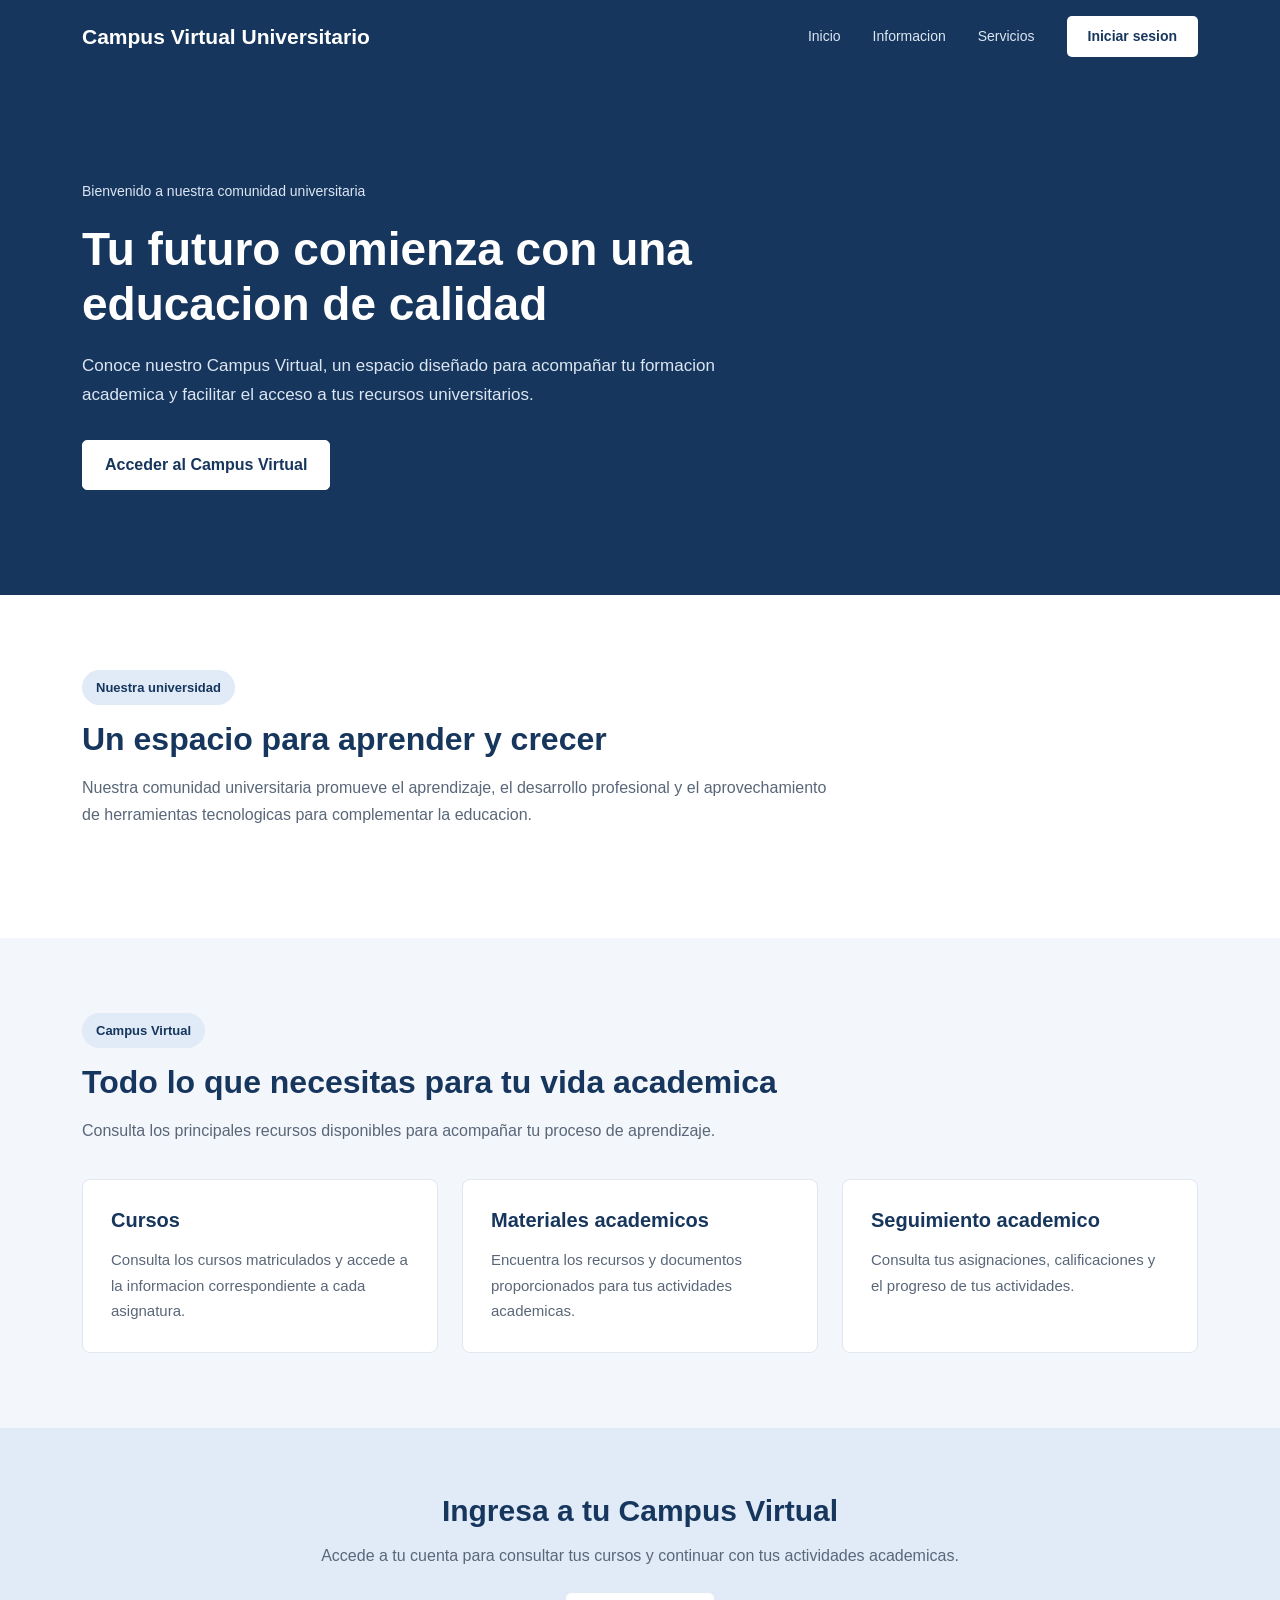
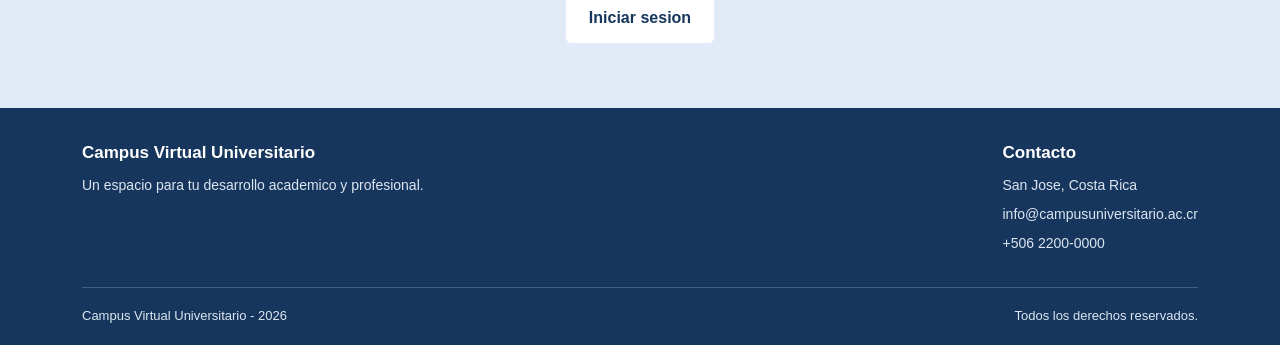
<file: index.html>
<!DOCTYPE html>
<html lang="es">

<head>
    <meta charset="UTF-8">
    <meta name="viewport" content="width=device-width, initial-scale=1.0">
    <title>Campus Virtual Universitario</title>

    <!-- Bootstrap y Bootstrap Icons -->
    <link href="https://cdn.jsdelivr.net/npm/bootstrap@5.3.8/dist/css/bootstrap.min.css" rel="stylesheet">
    <link rel="stylesheet" href="https://cdn.jsdelivr.net/npm/bootstrap-icons@1.13.1/font/bootstrap-icons.min.css">

    <!-- CSS -->
    <link rel="stylesheet" href="./css/estilos.css">
</head>

<body class="pagina-inicio">

    <!-- Barra de navegacion -->
    <nav class="navbar navbar-expand-lg navbar-dark barra-navegacion">
        <div class="container">

            <a class="navbar-brand" href="index.html">
                Campus Virtual Universitario
            </a>

            <button class="navbar-toggler" type="button" data-bs-toggle="collapse" data-bs-target="#menuNavegacion"
                aria-controls="menuNavegacion" aria-expanded="false" aria-label="Abrir menu">
                <span class="navbar-toggler-icon"></span>
            </button>

            <div class="collapse navbar-collapse" id="menuNavegacion">

                <ul class="navbar-nav ms-auto align-items-lg-center">

                    <li class="nav-item">
                        <a class="nav-link" href="#inicio">Inicio</a>
                    </li>

                    <li class="nav-item">
                        <a class="nav-link" href="#informacion">Informacion</a>
                    </li>

                    <li class="nav-item">
                        <a class="nav-link" href="#servicios">Servicios</a>
                    </li>

                    <li class="nav-item ms-lg-3">
                        <a class="btn btn-acceso" href="login.html">
                            Iniciar sesion
                        </a>
                    </li>

                </ul>

            </div>

        </div>
    </nav>

    <main>

        <!-- Portada principal -->
        <section id="inicio" class="portada">

            <div class="container">

                <div class="contenido-portada">

                    <span class="etiqueta-portada">
                        Bienvenido a nuestra comunidad universitaria
                    </span>

                    <h1>Tu futuro comienza con una educacion de calidad</h1>

                    <p>
                        Conoce nuestro Campus Virtual, un espacio diseñado
                        para acompañar tu formacion academica y facilitar
                        el acceso a tus recursos universitarios.
                    </p>

                    <a href="login.html" class="btn btn-portada">
                        Acceder al Campus Virtual
                    </a>

                </div>

            </div>

        </section>

        <!-- Informacion general -->
        <section id="informacion" class="seccion-informacion">

            <div class="container">

                <div class="encabezado-seccion">

                    <span class="etiqueta">Nuestra universidad</span>

                    <h2>Un espacio para aprender y crecer</h2>

                    <p>
                        Nuestra comunidad universitaria promueve el aprendizaje,
                        el desarrollo profesional y el aprovechamiento de
                        herramientas tecnologicas para complementar la educacion.
                    </p>

                </div>

            </div>

        </section>

        <!-- Servicios del campus -->
        <section id="servicios" class="seccion-servicios">

            <div class="container">

                <div class="encabezado-seccion">

                    <span class="etiqueta">Campus Virtual</span>

                    <h2>Todo lo que necesitas para tu vida academica</h2>

                    <p>
                        Consulta los principales recursos disponibles
                        para acompañar tu proceso de aprendizaje.
                    </p>

                </div>

                <div class="row g-4">

                    <div class="col-md-4">

                        <div class="tarjeta-servicio">
                            <h3>Cursos</h3>

                            <p>
                                Consulta los cursos matriculados y accede
                                a la informacion correspondiente a cada asignatura.
                            </p>
                        </div>

                    </div>

                    <div class="col-md-4">

                        <div class="tarjeta-servicio">
                            <h3>Materiales academicos</h3>

                            <p>
                                Encuentra los recursos y documentos
                                proporcionados para tus actividades academicas.
                            </p>
                        </div>

                    </div>

                    <div class="col-md-4">

                        <div class="tarjeta-servicio">
                            <h3>Seguimiento academico</h3>

                            <p>
                                Consulta tus asignaciones, calificaciones
                                y el progreso de tus actividades.
                            </p>
                        </div>

                    </div>

                </div>

            </div>

        </section>

        <!-- Acceso al sistema -->
        <section class="seccion-acceso">

            <div class="container text-center">

                <h2>Ingresa a tu Campus Virtual</h2>

                <p>
                    Accede a tu cuenta para consultar tus cursos
                    y continuar con tus actividades academicas.
                </p>

                <a href="login.html" class="btn btn-portada">
                    Iniciar sesion
                </a>

            </div>

        </section>

    </main>

    <!-- Footer -->
    <footer id="contacto">

        <div class="container">

            <div class="footer-contenido">

                <div>
                    <h3>Campus Virtual Universitario</h3>
                    <p>Un espacio para tu desarrollo academico y profesional.</p>
                </div>

                <div>
                    <h4>Contacto</h4>
                    <p>San Jose, Costa Rica</p>
                    <p>info@campusuniversitario.ac.cr</p>
                    <p>+506 2200-0000</p>
                </div>

            </div>

            <div class="footer-inferior">
                <p>Campus Virtual Universitario - 2026</p>
                <p>Todos los derechos reservados.</p>
            </div>

        </div>

    </footer>

    <!-- Bootstrap JS -->
    <script src="https://cdn.jsdelivr.net/npm/bootstrap@5.3.8/dist/js/bootstrap.bundle.min.js"></script>

</body>

</html>
</file>
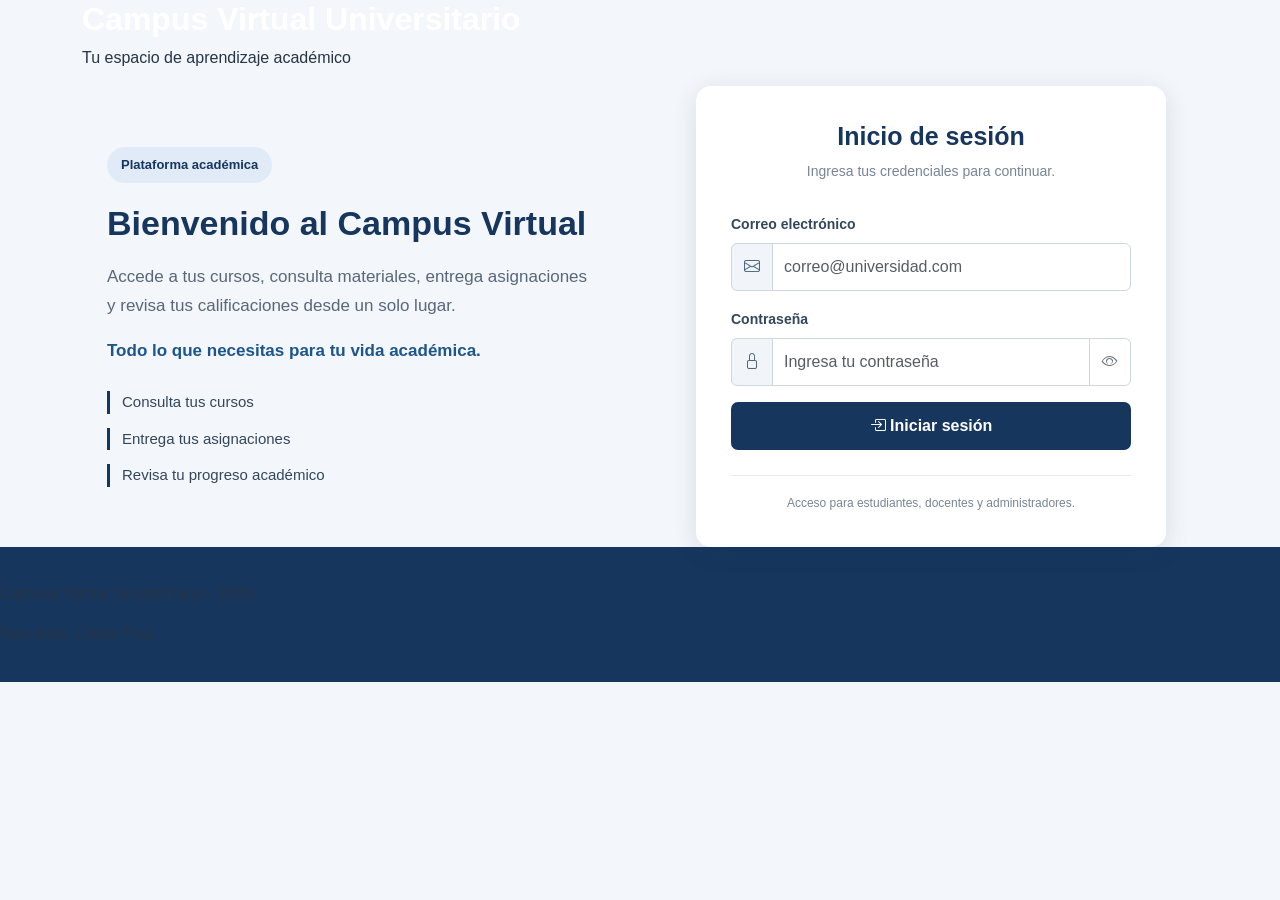
<file: HTML/index.html>
<!DOCTYPE html>
<html lang="es">

<head>
    <meta charset="UTF-8">
    <meta name="viewport" content="width=device-width, initial-scale=1.0">

    <title>Campus Virtual Universitario</title>

    <!-- Bootstrap y Bootstrap Icons -->
    <link
        href="https://cdn.jsdelivr.net/npm/bootstrap@5.3.8/dist/css/bootstrap.min.css"
        rel="stylesheet">

    <link
        href="https://cdn.jsdelivr.net/npm/bootstrap-icons@1.13.1/font/bootstrap-icons.min.css"
        rel="stylesheet">

    <!-- Estilos del inicio de sesión -->
    <link rel="stylesheet" href="../css/estilos.css">
</head>

<body>

    <!-- Encabezado -->
    <header>
        <div class="container">
            <h1 id="titulo">Campus Virtual Universitario</h1>
            <p>Tu espacio de aprendizaje académico</p>
        </div>
    </header>

    <main>

        <section id="inicio">

            <div class="container">

                <div class="row align-items-center g-5">

                    <!-- Información del campus -->
                    <div class="col-md-6">

                        <div class="informacion-campus">

                            <span class="etiqueta">
                                Plataforma académica
                            </span>

                            <h2>Bienvenido al Campus Virtual</h2>

                            <p>
                                Accede a tus cursos, consulta materiales,
                                entrega asignaciones y revisa tus calificaciones
                                desde un solo lugar.
                            </p>

                            <p class="destacado">
                                Todo lo que necesitas para tu vida académica.
                            </p>

                            <div class="caracteristicas">

                                <div class="caracteristica">
                                    <span>Consulta tus cursos</span>
                                </div>

                                <div class="caracteristica">
                                    <span>Entrega tus asignaciones</span>
                                </div>

                                <div class="caracteristica">
                                    <span>Revisa tu progreso académico</span>
                                </div>

                            </div>

                        </div>

                    </div>

                    <!-- Formulario de inicio de sesión -->
                    <div class="col-md-6">

                        <div class="card tarjeta-login">

                            <div class="card-body">

                                <h3 class="card-title text-center">
                                    Inicio de sesión
                                </h3>

                                <p class="texto-login text-center">
                                    Ingresa tus credenciales para continuar.
                                </p>

                                <form id="formLogin">

                                    <!-- Correo electrónico -->
                                    <div class="mb-3">

                                        <label
                                            for="correoLogin"
                                            class="form-label">
                                            Correo electrónico
                                        </label>

                                        <div class="input-group">

                                            <span class="input-group-text">
                                                <i
                                                    class="bi bi-envelope"
                                                    aria-hidden="true">
                                                </i>
                                            </span>

                                            <input
                                                type="email"
                                                class="form-control"
                                                id="correoLogin"
                                                name="correoLogin"
                                                placeholder="correo@universidad.com"
                                                autocomplete="username"
                                                required>

                                        </div>

                                    </div>

                                    <!-- Contraseña -->
                                    <div class="mb-3">

                                        <label
                                            for="passwordLogin"
                                            class="form-label">
                                            Contraseña
                                        </label>

                                        <div class="input-group">

                                            <span class="input-group-text">
                                                <i
                                                    class="bi bi-lock"
                                                    aria-hidden="true">
                                                </i>
                                            </span>

                                            <input
                                                type="password"
                                                class="form-control"
                                                id="passwordLogin"
                                                name="passwordLogin"
                                                placeholder="Ingresa tu contraseña"
                                                autocomplete="current-password"
                                                required>

                                            <button
                                                type="button"
                                                class="btn btn-outline-secondary"
                                                id="btnMostrarPassword"
                                                aria-label="Mostrar contraseña"
                                                aria-controls="passwordLogin">

                                                <i
                                                    class="bi bi-eye"
                                                    aria-hidden="true">
                                                </i>

                                            </button>

                                        </div>

                                    </div>

                                    <!-- Mensajes del formulario -->
                                    <div
                                        id="mensajeLogin"
                                        class="alert d-none"
                                        role="alert"
                                        aria-live="polite">
                                    </div>

                                    <!-- Botón de acceso -->
                                    <button
                                        type="submit"
                                        class="btn btn-primary w-100"
                                        id="btnIniciarSesion">

                                        <i
                                            class="bi bi-box-arrow-in-right"
                                            aria-hidden="true">
                                        </i>

                                        Iniciar sesión

                                    </button>

                                </form>

                                <div class="separador-login"></div>

                                <p class="texto-seguridad text-center">
                                    Acceso para estudiantes, docentes
                                    y administradores.
                                </p>

                            </div>

                        </div>

                    </div>

                </div>

            </div>

        </section>

    </main>

    <!-- Pie de página -->
    <footer>
        <p>Campus Virtual Universitario - 2026</p>
        <p>San José, Costa Rica</p>
    </footer>

    <!-- Bootstrap -->
    <script src="https://cdn.jsdelivr.net/npm/bootstrap@5.3.8/dist/js/bootstrap.bundle.min.js"></script>

    <!-- JavaScript del inicio de sesión -->
    <script src="../js/script.js"></script>

</body>

</html>
</file>
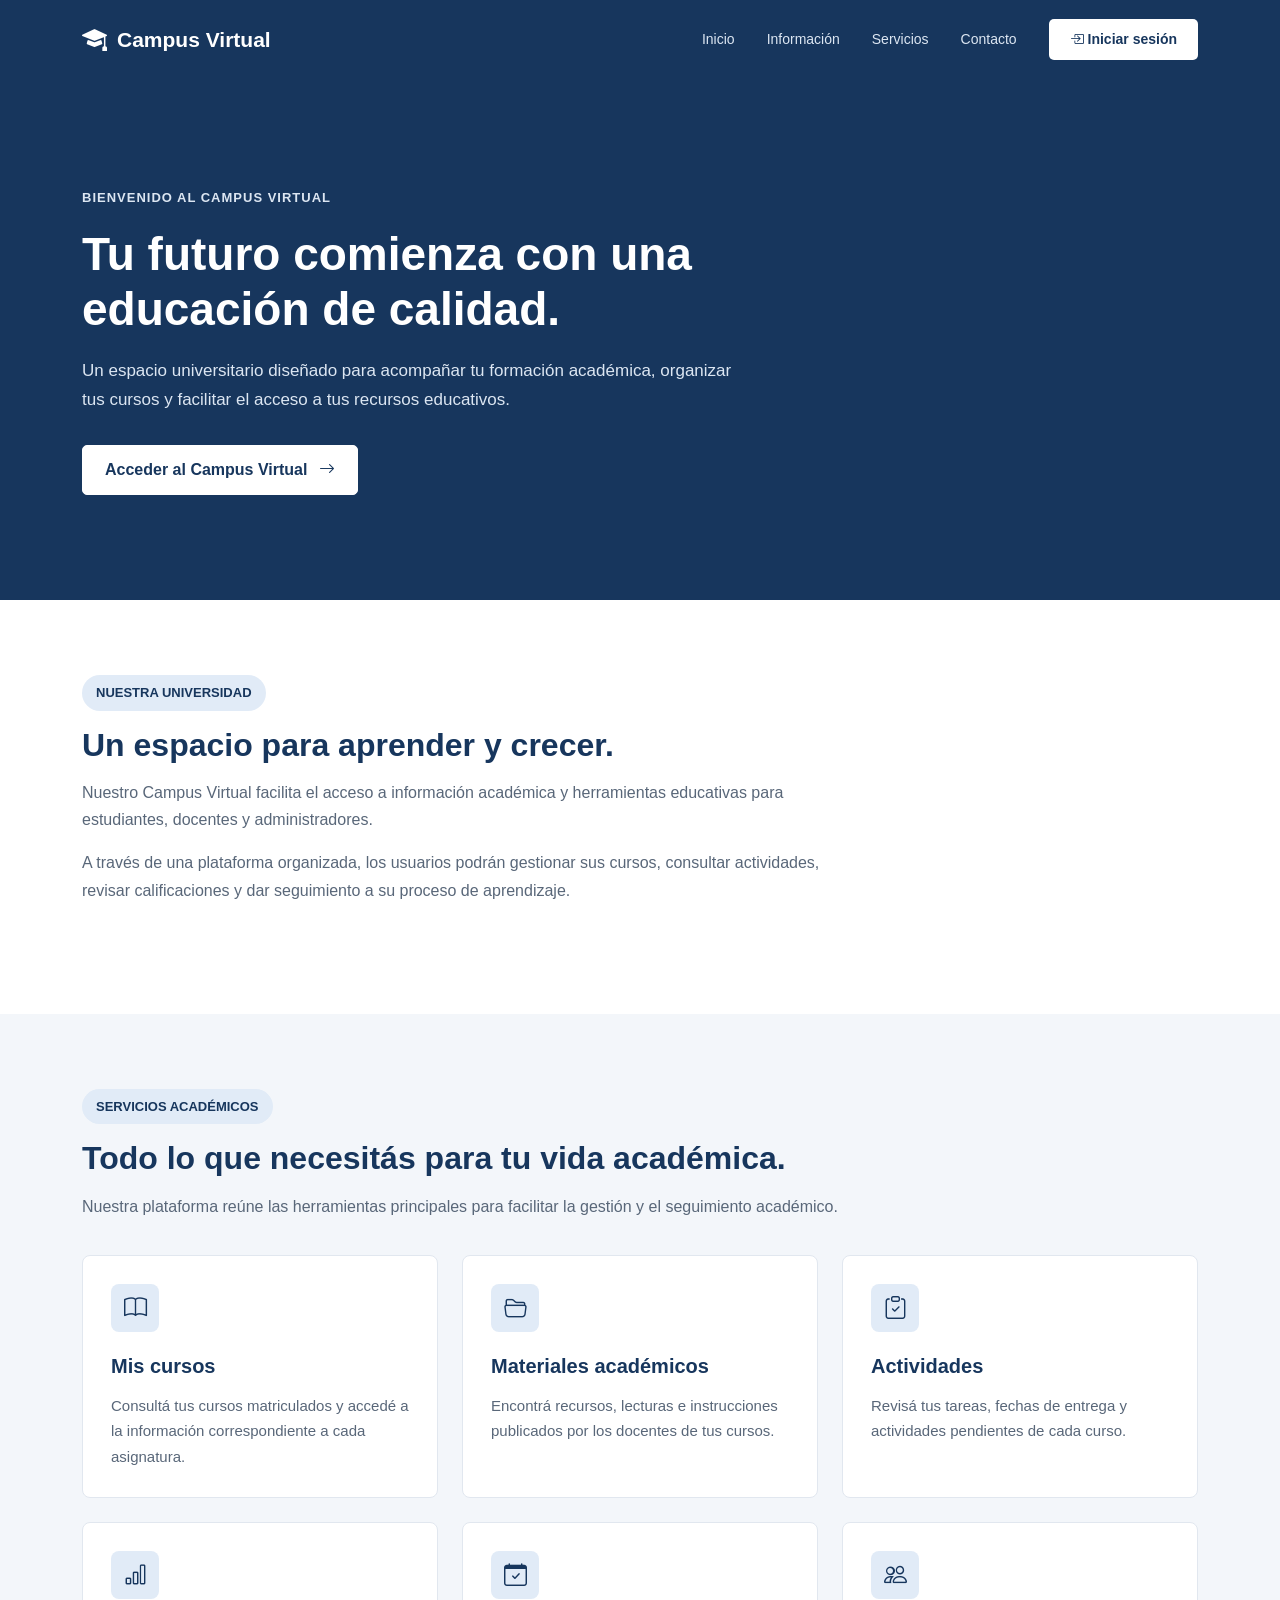
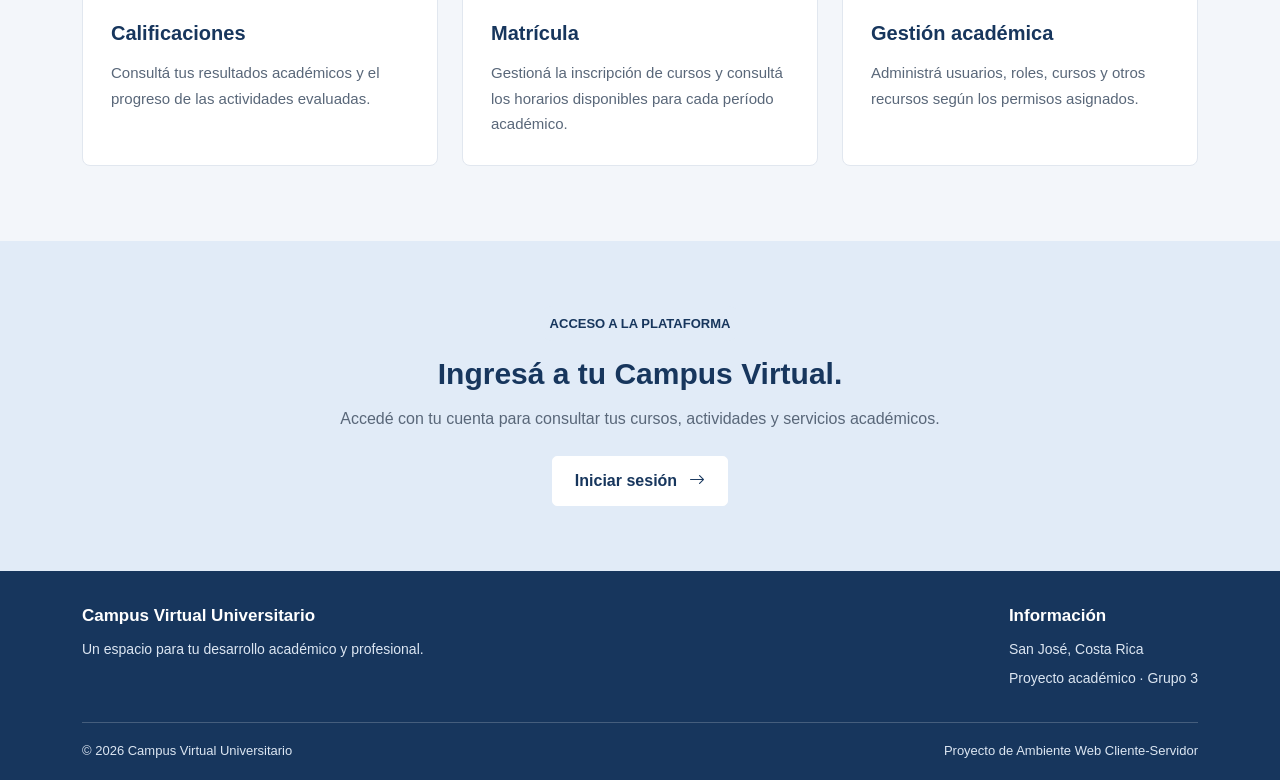
<file: homepage.html>
<!DOCTYPE html>
<html lang="es">

<head>
    <meta charset="UTF-8">
    <meta name="viewport" content="width=device-width, initial-scale=1.0">

    <meta name="description"
          content="Campus Virtual Universitario. Consulta la información y accede a los servicios académicos de nuestra plataforma.">

    <title>Inicio | Campus Virtual Universitario</title>

    <!-- Bootstrap -->
    <link
        href="https://cdn.jsdelivr.net/npm/bootstrap@5.3.8/dist/css/bootstrap.min.css"
        rel="stylesheet">

    <!-- Bootstrap Icons -->
    <link
        rel="stylesheet"
        href="https://cdn.jsdelivr.net/npm/bootstrap-icons@1.13.1/font/bootstrap-icons.min.css">

    <!-- CSS principal -->
    <link rel="stylesheet" href="./css/homepage.css">

</head>

<body class="pagina-inicio">

    <!-- =========================================
         ACCESIBILIDAD
         ========================================= -->

    <a class="saltar-contenido" href="#contenido">
        Saltar al contenido
    </a>

    <!-- =========================================
         BARRA DE NAVEGACIÓN
         ========================================= -->

    <nav class="navbar navbar-expand-lg navbar-dark barra-navegacion">

        <div class="container">

            <!-- Nombre del campus -->
            <a class="navbar-brand" href="./homepage.html">
                <i class="bi bi-mortarboard-fill"
                   aria-hidden="true"></i>

                Campus Virtual
            </a>

            <!-- Menú responsive -->
            <button
                class="navbar-toggler"
                type="button"
                data-bs-toggle="collapse"
                data-bs-target="#menuNavegacion"
                aria-controls="menuNavegacion"
                aria-expanded="false"
                aria-label="Abrir menú">

                <span class="navbar-toggler-icon"></span>

            </button>

            <!-- Opciones del menú -->
            <div class="collapse navbar-collapse" id="menuNavegacion">

                <ul class="navbar-nav ms-auto align-items-lg-center">

                    <li class="nav-item">
                        <a class="nav-link" href="#inicio">
                            Inicio
                        </a>
                    </li>

                    <li class="nav-item">
                        <a class="nav-link" href="#informacion">
                            Información
                        </a>
                    </li>

                    <li class="nav-item">
                        <a class="nav-link" href="#servicios">
                            Servicios
                        </a>
                    </li>

                    <li class="nav-item">
                        <a class="nav-link" href="#contacto">
                            Contacto
                        </a>
                    </li>

                    <li class="nav-item ms-lg-3">

                        <!-- Ruta real del login -->
                        <a class="btn btn-acceso"
                           href="./HTML/index.html">

                            <i class="bi bi-box-arrow-in-right"
                               aria-hidden="true"></i>

                            Iniciar sesión

                        </a>

                    </li>

                </ul>

            </div>

        </div>

    </nav>

    <!-- =========================================
         CONTENIDO PRINCIPAL
         ========================================= -->

    <main id="contenido">

        <!-- =====================================
             PORTADA PRINCIPAL
             ===================================== -->

        <section id="inicio" class="portada">

            <div class="container">

                <div class="contenido-portada">

                    <span class="etiqueta-portada">
                        BIENVENIDO AL CAMPUS VIRTUAL
                    </span>

                    <h1>
                        Tu futuro comienza con una
                        educación de calidad.
                    </h1>

                    <p>
                        Un espacio universitario diseñado
                        para acompañar tu formación académica,
                        organizar tus cursos y facilitar
                        el acceso a tus recursos educativos.
                    </p>

                    <!-- Acceso al login -->
                    <a href="./HTML/index.html"
                       class="btn btn-portada">

                        Acceder al Campus Virtual

                        <i class="bi bi-arrow-right"
                           aria-hidden="true"></i>

                    </a>

                </div>

            </div>

        </section>

        <!-- =====================================
             INFORMACIÓN GENERAL
             ===================================== -->

        <section id="informacion" class="seccion-informacion">

            <div class="container">

                <div class="encabezado-seccion">

                    <span class="etiqueta">
                        NUESTRA UNIVERSIDAD
                    </span>

                    <h2>
                        Un espacio para aprender y crecer.
                    </h2>

                    <p>
                        Nuestro Campus Virtual facilita
                        el acceso a información académica
                        y herramientas educativas para
                        estudiantes, docentes y administradores.
                    </p>

                    <p>
                        A través de una plataforma organizada,
                        los usuarios podrán gestionar sus cursos,
                        consultar actividades, revisar
                        calificaciones y dar seguimiento
                        a su proceso de aprendizaje.
                    </p>

                </div>

            </div>

        </section>

        <!-- =====================================
             SERVICIOS DEL CAMPUS
             ===================================== -->

        <section id="servicios" class="seccion-servicios">

            <div class="container">

                <div class="encabezado-seccion">

                    <span class="etiqueta">
                        SERVICIOS ACADÉMICOS
                    </span>

                    <h2>
                        Todo lo que necesitás para tu
                        vida académica.
                    </h2>

                    <p>
                        Nuestra plataforma reúne las
                        herramientas principales para
                        facilitar la gestión y el
                        seguimiento académico.
                    </p>

                </div>

                <div class="row g-4">

                    <!-- Cursos -->
                    <div class="col-md-6 col-lg-4">

                        <article class="tarjeta-servicio">

                            <div class="servicio-icono">
                                <i class="bi bi-book"
                                   aria-hidden="true"></i>
                            </div>

                            <h3>Mis cursos</h3>

                            <p>
                                Consultá tus cursos matriculados
                                y accedé a la información
                                correspondiente a cada asignatura.
                            </p>

                        </article>

                    </div>

                    <!-- Materiales -->
                    <div class="col-md-6 col-lg-4">

                        <article class="tarjeta-servicio">

                            <div class="servicio-icono">
                                <i class="bi bi-folder2-open"
                                   aria-hidden="true"></i>
                            </div>

                            <h3>Materiales académicos</h3>

                            <p>
                                Encontrá recursos, lecturas
                                e instrucciones publicados
                                por los docentes de tus cursos.
                            </p>

                        </article>

                    </div>

                    <!-- Actividades -->
                    <div class="col-md-6 col-lg-4">

                        <article class="tarjeta-servicio">

                            <div class="servicio-icono">
                                <i class="bi bi-clipboard-check"
                                   aria-hidden="true"></i>
                            </div>

                            <h3>Actividades</h3>

                            <p>
                                Revisá tus tareas, fechas
                                de entrega y actividades
                                pendientes de cada curso.
                            </p>

                        </article>

                    </div>

                    <!-- Calificaciones -->
                    <div class="col-md-6 col-lg-4">

                        <article class="tarjeta-servicio">

                            <div class="servicio-icono">
                                <i class="bi bi-bar-chart"
                                   aria-hidden="true"></i>
                            </div>

                            <h3>Calificaciones</h3>

                            <p>
                                Consultá tus resultados
                                académicos y el progreso
                                de las actividades evaluadas.
                            </p>

                        </article>

                    </div>

                    <!-- Matrícula -->
                    <div class="col-md-6 col-lg-4">

                        <article class="tarjeta-servicio">

                            <div class="servicio-icono">
                                <i class="bi bi-calendar-check"
                                   aria-hidden="true"></i>
                            </div>

                            <h3>Matrícula</h3>

                            <p>
                                Gestioná la inscripción
                                de cursos y consultá
                                los horarios disponibles
                                para cada período académico.
                            </p>

                        </article>

                    </div>

                    <!-- Gestión académica -->
                    <div class="col-md-6 col-lg-4">

                        <article class="tarjeta-servicio">

                            <div class="servicio-icono">
                                <i class="bi bi-people"
                                   aria-hidden="true"></i>
                            </div>

                            <h3>Gestión académica</h3>

                            <p>
                                Administrá usuarios, roles,
                                cursos y otros recursos
                                según los permisos asignados.
                            </p>

                        </article>

                    </div>

                </div>

            </div>

        </section>

        <!-- =====================================
             ACCESO AL SISTEMA
             ===================================== -->

        <section class="seccion-acceso">

            <div class="container text-center">

                <span class="etiqueta">
                    ACCESO A LA PLATAFORMA
                </span>

                <h2>
                    Ingresá a tu Campus Virtual.
                </h2>

                <p>
                    Accedé con tu cuenta para
                    consultar tus cursos, actividades
                    y servicios académicos.
                </p>

                <a href="./HTML/index.html"
                   class="btn btn-portada">

                    Iniciar sesión

                    <i class="bi bi-arrow-right"
                       aria-hidden="true"></i>

                </a>

            </div>

        </section>

    </main>

    <!-- =========================================
         PIE DE PÁGINA
         ========================================= -->

    <footer id="contacto">

        <div class="container">

            <div class="footer-contenido">

                <div>

                    <h3>
                        Campus Virtual Universitario
                    </h3>

                    <p>
                        Un espacio para tu desarrollo
                        académico y profesional.
                    </p>

                </div>

                <div>

                    <h4>Información</h4>

                    <p>
                        San José, Costa Rica
                    </p>

                    <p>
                        Proyecto académico · Grupo 3
                    </p>

                </div>

            </div>

            <div class="footer-inferior">

                <p>
                    © 2026 Campus Virtual Universitario
                </p>

                <p>
                    Proyecto de Ambiente Web Cliente-Servidor
                </p>

            </div>

        </div>

    </footer>

    <!-- =========================================
         BOOTSTRAP JAVASCRIPT
         ========================================= -->

    <script
        src="https://cdn.jsdelivr.net/npm/bootstrap@5.3.8/dist/js/bootstrap.bundle.min.js">
    </script>

</body>

</html>
</file>
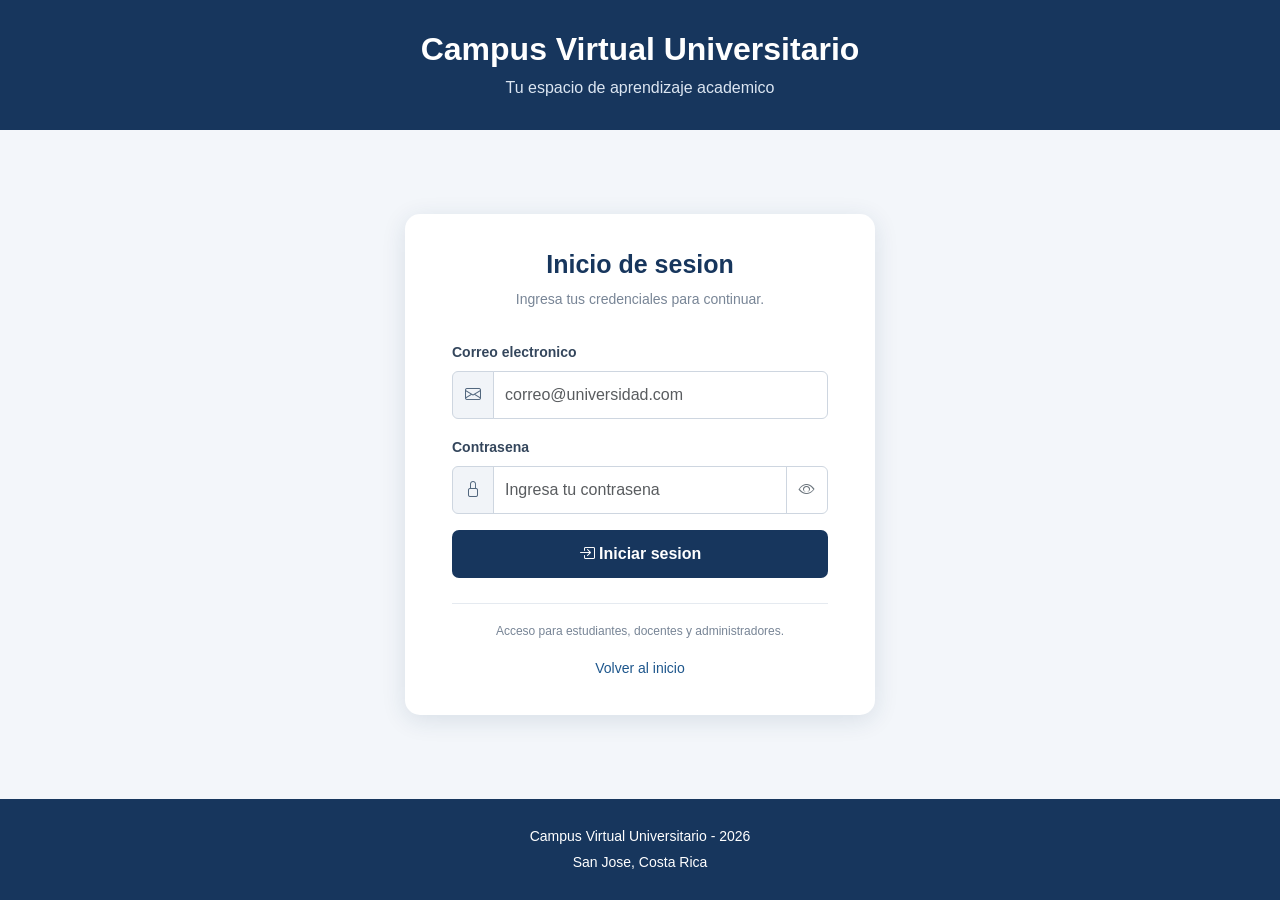
<file: login.html>
<!DOCTYPE html>
<html lang="es">

<head>
    <meta charset="UTF-8">
    <meta name="viewport" content="width=device-width, initial-scale=1.0">
    <title>Inicio de sesion - Campus Virtual</title>

    <!-- Bootstrap y Bootstrap Icons -->
    <link href="https://cdn.jsdelivr.net/npm/bootstrap@5.3.8/dist/css/bootstrap.min.css" rel="stylesheet">
    <link rel="stylesheet" href="https://cdn.jsdelivr.net/npm/bootstrap-icons@1.13.1/font/bootstrap-icons.min.css">

    <!-- CSS -->
    <link rel="stylesheet" href="./css/estilos.css">
</head>

<body class="pagina-login">

    <!-- Encabezado/Titulo principal -->
    <header>
        <div class="container">
            <h1 id="titulo">Campus Virtual Universitario</h1>
            <p>Tu espacio de aprendizaje academico</p>
        </div>
    </header>

    <main>

        <section id="inicio">

            <div class="container">

                    <!-- Formulario de inicio de sesion -->
                    <div class="row align-items-centercol-md-6">

                        <div class="card tarjeta-login">

                            <div class="card-body">

                                <h3 class="card-title text-center">
                                    Inicio de sesion
                                </h3>

                                <p class="texto-login text-center">
                                    Ingresa tus credenciales para continuar.
                                </p>

                                <form id="formLogin">

                                    <div class="mb-3">

                                        <label for="correoLogin" class="form-label">
                                            Correo electronico
                                        </label>

                                        <div class="input-group">
                                            <span class="input-group-text">
                                                <i class="bi bi-envelope"></i>
                                            </span>

                                            <input type="email" class="form-control" id="correoLogin" name="correoLogin"
                                                placeholder="correo@universidad.com" autocomplete="username" required>
                                        </div>

                                    </div>

                                    <div class="mb-3">

                                        <label for="passwordLogin" class="form-label">
                                            Contrasena
                                        </label>

                                        <div class="input-group">

                                            <span class="input-group-text">
                                                <i class="bi bi-lock"></i>
                                            </span>

                                            <input type="password" class="form-control" id="passwordLogin"
                                                name="passwordLogin" placeholder="Ingresa tu contrasena"
                                                autocomplete="current-password" required>

                                            <button type="button" class="btn btn-outline-secondary"
                                                id="btnMostrarPassword" aria-label="Mostrar contrasena">
                                                <i class="bi bi-eye"></i>
                                            </button>

                                        </div>

                                    </div>

                                    <!-- Mensajes del formulario -->
                                    <div id="mensajeLogin" class="alert d-none" role="alert" aria-live="polite">
                                    </div>

                                    <button type="submit" class="btn btn-primary w-100" id="btnIniciarSesion">

                                        <i class="bi bi-box-arrow-in-right"></i>
                                        Iniciar sesion

                                    </button>

                                </form>

                                <div class="separador-login"></div>

                                <p class="texto-seguridad text-center">
                                    Acceso para estudiantes, docentes y administradores.
                                </p>

                                <div class="text-center mt-3">
                                    <a href="index.html" class="enlace-regreso">
                                        Volver al inicio
                                    </a>
                                </div>

                            </div>

                        </div>

                    </div>

                </div>

            </div>

        </section>

    </main>

    <!-- Footer -->
    <footer>
        <p>Campus Virtual Universitario - 2026</p>
        <p>San Jose, Costa Rica</p>
    </footer>

    <!-- Bootstrap JS -->
    <script src="https://cdn.jsdelivr.net/npm/bootstrap@5.3.8/dist/js/bootstrap.bundle.min.js"></script>

    <!-- JavaScript -->
    <script src="./js/script.js"></script>

</body>

</html>
</file>
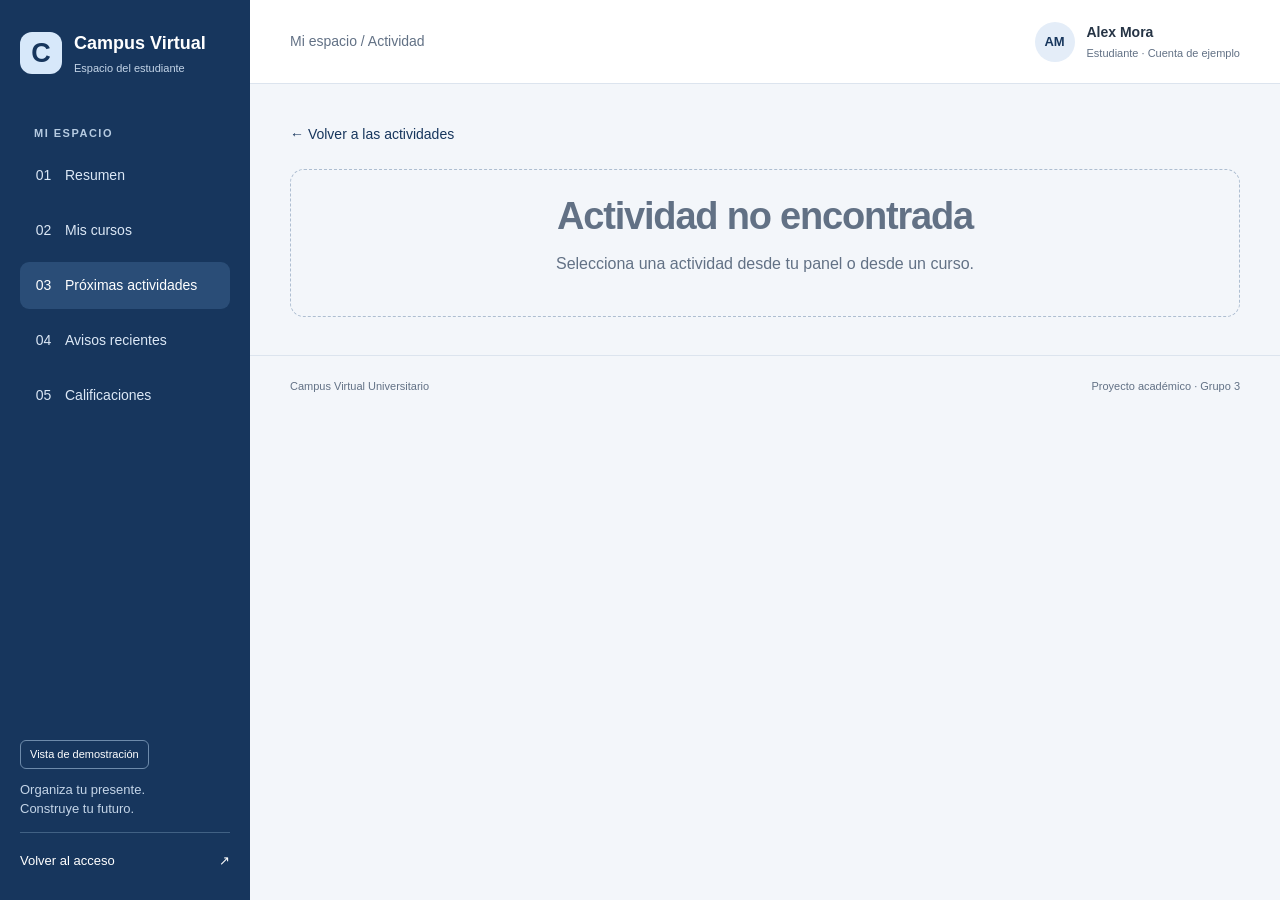
<file: HTML/actividad.html>
<!DOCTYPE html>
<html lang="es">

<head>
    <meta charset="UTF-8">
    <meta name="viewport" content="width=device-width, initial-scale=1.0">

    <title>Actividad | Campus Virtual</title>

    <link rel="stylesheet" href="../css/panel.css">

    <!-- El archivo compartido debe cargarse primero -->
    <script src="../js/entregas-demo.js" defer></script>
    <script src="../js/actividad.js" defer></script>
</head>

<body>

    <a class="saltar-contenido" href="#contenido">
        Saltar al contenido
    </a>

    <aside class="menu-lateral" id="menuLateral">

        <a class="marca" href="estudiante.html">
            <span class="marca-icono" aria-hidden="true">C</span>

            <span>
                Campus Virtual
                <small>Espacio del estudiante</small>
            </span>
        </a>

        <p class="menu-etiqueta">MI ESPACIO</p>

        <nav class="navegacion" aria-label="Navegación del estudiante">

            <a class="enlace-menu" href="estudiante.html#resumen">
                <span aria-hidden="true">01</span>
                Resumen
            </a>

            <a class="enlace-menu" href="estudiante.html#cursos">
                <span aria-hidden="true">02</span>
                Mis cursos
            </a>

            <a class="enlace-menu activo" href="estudiante.html#actividades">
                <span aria-hidden="true">03</span>
                Próximas actividades
            </a>

            <a class="enlace-menu" href="estudiante.html#avisos">
                <span aria-hidden="true">04</span>
                Avisos recientes
            </a>
            <a class="enlace-menu" href="calificaciones.html">
                <span aria-hidden="true">05</span>
                Calificaciones
            </a>

        </nav>

        <div class="menu-inferior">
            <p class="indicador-demo">Vista de demostración</p>

            <p>Organiza tu presente.<br>Construye tu futuro.</p>

            <a class="enlace-volver" href="index.html">
                Volver al acceso
                <span aria-hidden="true">↗</span>
            </a>
        </div>

    </aside>

    <div class="area-principal">

        <header class="barra-superior">

            <div class="barra-izquierda">

                <button class="boton-menu" id="btnMenu" type="button" aria-label="Abrir menú"
                    aria-controls="menuLateral" aria-expanded="false">
                    ☰
                </button>

                <span class="ubicacion">Mi espacio / Actividad</span>

            </div>

            <div class="usuario">
                <span class="avatar" aria-hidden="true">AM</span>

                <div>
                    <strong>Alex Mora</strong>
                    <small>Estudiante · Cuenta de ejemplo</small>
                </div>
            </div>

        </header>

        <main id="contenido" tabindex="-1">

            <a class="aula-volver" id="volverCurso" href="estudiante.html#actividades">
                ← Volver a las actividades
            </a>

            <section id="errorActividad" class="mensaje-vacio" hidden>
                <h1>Actividad no encontrada</h1>
                <p>Selecciona una actividad desde tu panel o desde un curso.</p>
            </section>

            <div id="paginaActividad" hidden>

                <section class="seccion">

                    <div class="encabezado-pagina">
                        <div>
                            <p class="sobrelinea" id="nombreCursoActividad">
                            </p>

                            <h1 id="tituloActividad"></h1>

                            <p class="texto-secundario">
                                Consulta las instrucciones y prepara tu entrega.
                            </p>
                        </div>

                        <span class="estado" id="estadoActividad"></span>
                    </div>

                    <div class="aula-ficha">

                        <div>
                            <span>Fecha límite</span>
                            <strong id="fechaLimite"></strong>
                        </div>

                        <div>
                            <span>Hora límite</span>
                            <strong>23:59 · Hora local del navegador</strong>
                        </div>

                        <div>
                            <span>Modalidad</span>
                            <strong>Individual</strong>
                        </div>

                    </div>

                </section>

                <div class="entrega-distribucion">

                    <!-- Instrucciones -->
                    <section class="entrega-tarjeta">

                        <p class="sobrelinea">ANTES DE COMENZAR</p>
                        <h2>Instrucciones</h2>

                        <p id="instruccionesActividad"></p>

                        <h3>Revisa tu trabajo</h3>

                        <ul class="entrega-recomendaciones">
                            <li>Comprueba que los archivos sean los correctos.</li>
                            <li>Utiliza nombres que identifiquen tu trabajo.</li>
                            <li>Añade un comentario si necesitas aclarar algo.</li>
                        </ul>

                        <p class="texto-secundario">
                            Esta versión guarda un registro de prueba durante
                            la sesión de esta pestaña. El contenido de los
                            archivos no se almacena ni se envía.
                        </p>

                    </section>

                    <!-- Entrega -->
                    <section class="entrega-tarjeta">

                        <p class="sobrelinea">TU TRABAJO</p>
                        <h2>Entrega de la actividad</h2>

                        <p id="avisoPlazo" class="entrega-aviso" hidden>
                            La fecha límite venció. La entrega simulada
                            se registrará como tardía.
                        </p>

                        <!-- Resumen de una entrega existente -->
                        <div id="resumenEntrega" aria-live="polite" hidden>
                        </div>

                        <button class="boton entrega-boton-secundario" id="btnEditarEntrega" type="button" hidden>
                            Reemplazar entrega simulada
                        </button>

                        <!-- Formulario -->
                        <form id="formEntrega">

                            <label for="archivosEntrega">
                                Archivos del trabajo
                            </label>

                            <input id="archivosEntrega" name="archivos" type="file"
                                accept=".pdf,.doc,.docx,.ppt,.pptx,.xls,.xlsx,.zip,.txt,.png,.jpg,.jpeg"
                                aria-describedby="ayudaArchivos" multiple required>

                            <p class="texto-secundario entrega-ayuda" id="ayudaArchivos">
                                Hasta 5 archivos, 10 MB por archivo y 25 MB
                                en total. Formatos: PDF, Word, PowerPoint,
                                Excel, ZIP, TXT, PNG y JPG.
                            </p>

                            <ul class="entrega-archivos" id="listaArchivos" aria-live="polite">
                            </ul>

                            <label for="comentarioEntrega">
                                Comentario para el docente
                                <span class="texto-secundario">(opcional)</span>
                            </label>

                            <textarea id="comentarioEntrega" name="comentario" rows="5" maxlength="1000"
                                placeholder="Agrega una aclaración sobre tu trabajo.">
                            </textarea>

                            <p class="entrega-ayuda texto-secundario">
                                Máximo 1000 caracteres.
                            </p>

                            <p class="entrega-error" id="errorEntrega" role="alert" hidden>
                            </p>

                            <div class="entrega-acciones">

                                <button class="boton entrega-boton-principal" id="btnRevisarEntrega" type="submit">
                                    Revisar entrega
                                </button>

                                <button class="boton entrega-boton-secundario" id="btnCancelarEdicion" type="button"
                                    hidden>
                                    Cancelar
                                </button>

                            </div>

                        </form>

                    </section>

                </div>

            </div>

        </main>

        <footer class="pie-pagina">
            <span>Campus Virtual Universitario</span>
            <span>Proyecto académico · Grupo 3</span>
        </footer>

    </div>

    <!-- Confirmación antes de registrar -->
    <dialog class="ventana-detalle" id="confirmacionEntrega" aria-labelledby="tituloConfirmacion">

        <div class="encabezado-modal">
            <h2 id="tituloConfirmacion">Revisar entrega</h2>

            <button class="boton-cerrar" id="btnCerrarConfirmacion" type="button" aria-label="Cerrar confirmación">
                ✕
            </button>
        </div>

        <div id="detalleConfirmacion"></div>

        <p class="texto-secundario">
            Al confirmar se guardarán los nombres, tamaños, comentario
            y fecha de esta entrega de prueba. No se subirán archivos.
        </p>

        <button class="boton entrega-boton-principal" id="btnConfirmarEntrega" type="button">
            Confirmar entrega simulada
        </button>

    </dialog>

</body>

</html>
</file>
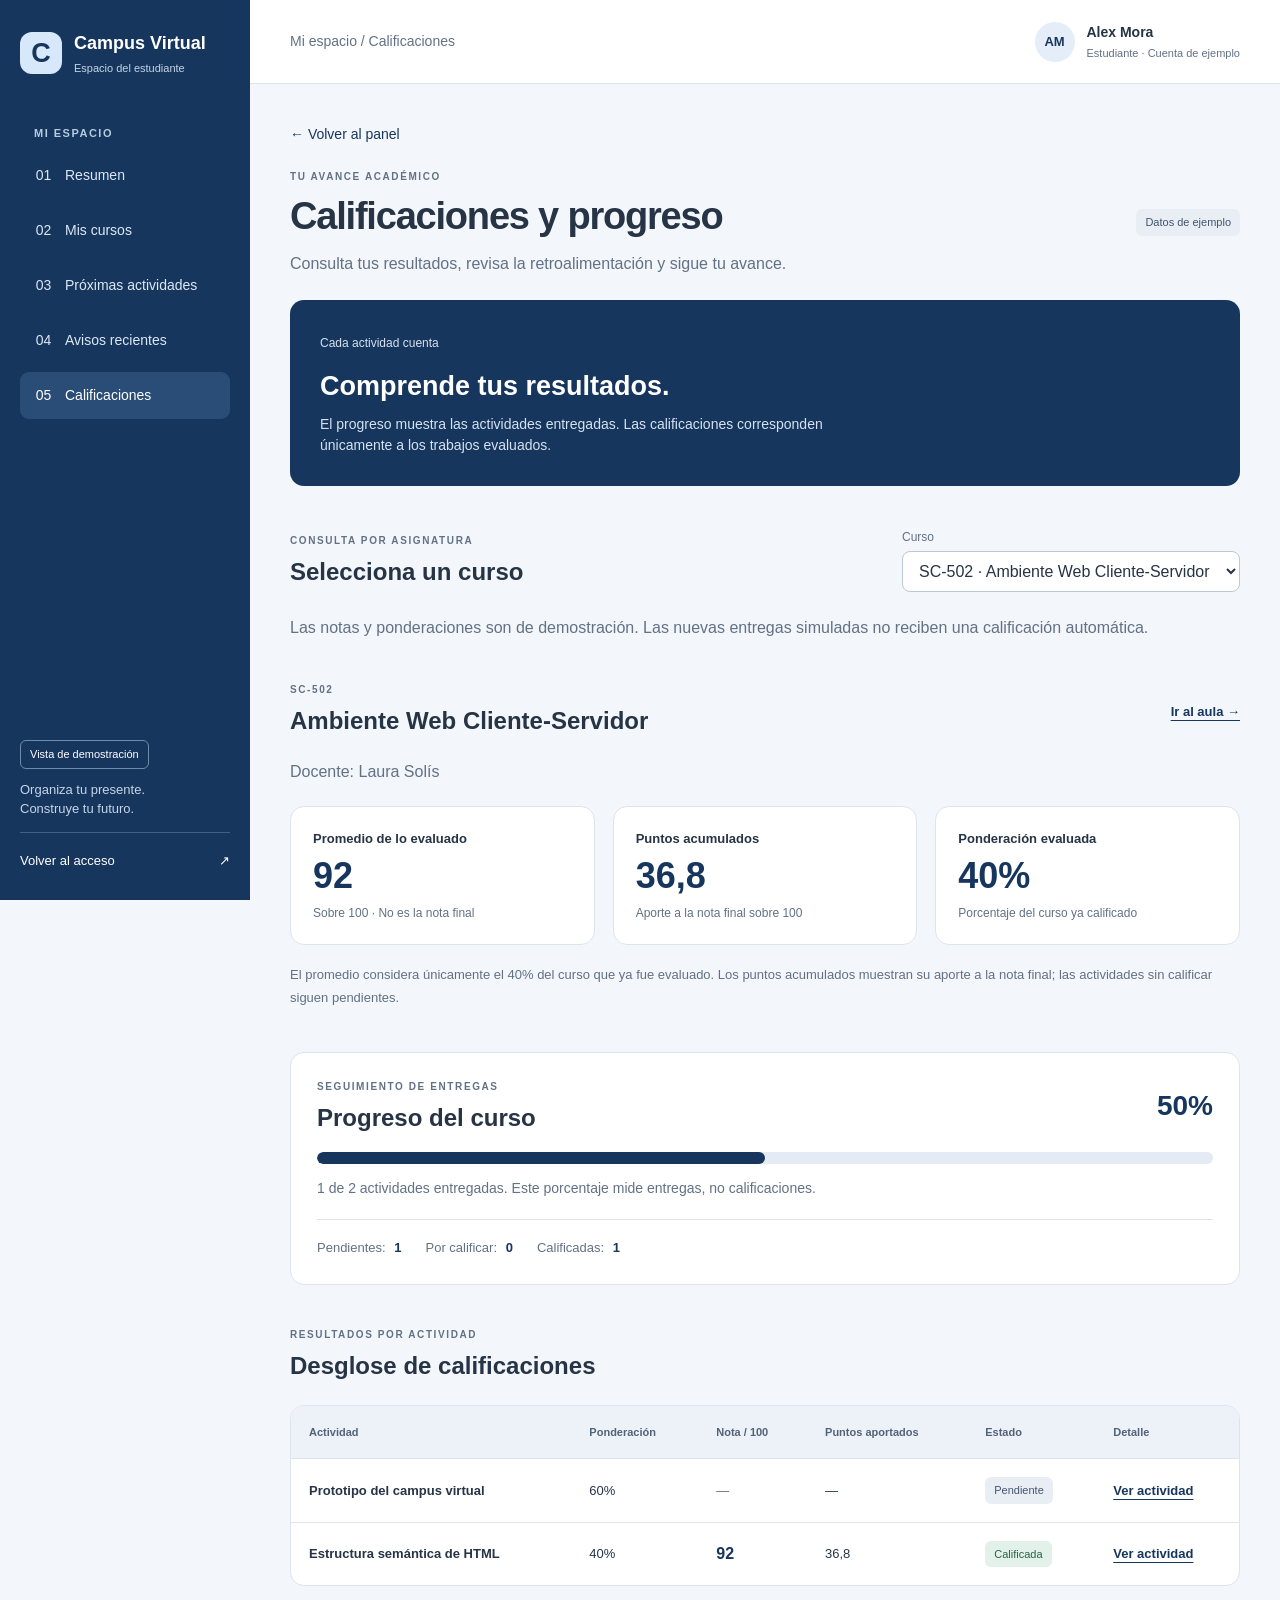
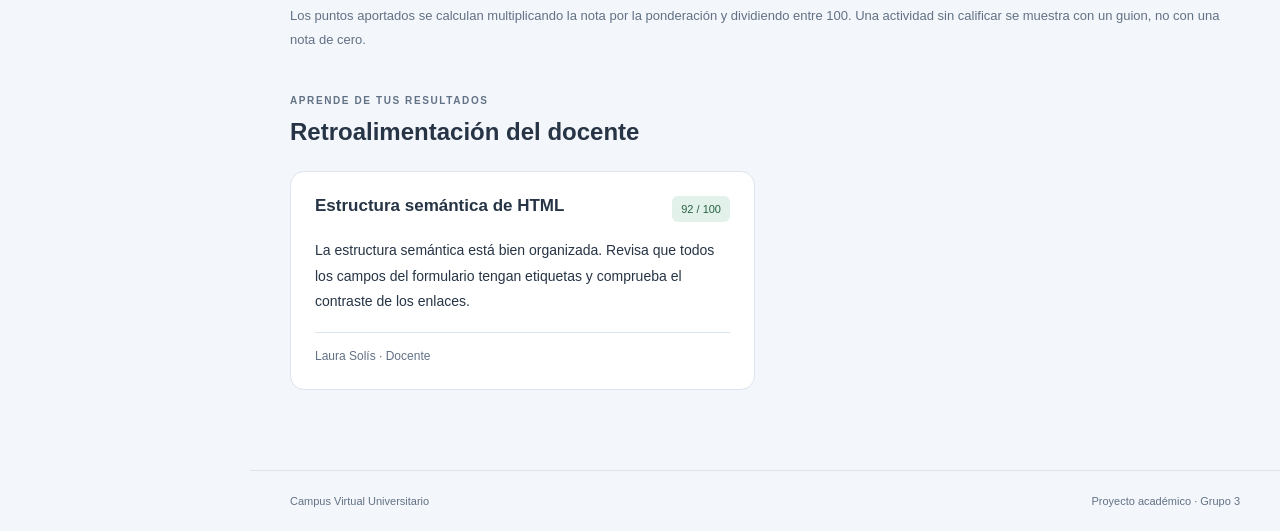
<file: HTML/calificaciones.html>
<!DOCTYPE html>
<html lang="es">

<head>
    <meta charset="UTF-8">
    <meta name="viewport" content="width=device-width, initial-scale=1.0">

    <title>Calificaciones | Campus Virtual</title>

    <link rel="stylesheet" href="../css/panel.css">

    <!-- Datos de entregas compartidos entre pantallas -->
    <script src="../js/entregas-demo.js" defer></script>

    <!-- Lo crearemos en el siguiente paso de JavaScript -->
    <script src="../js/calificaciones.js" defer></script>
</head>

<body>

    <a class="saltar-contenido" href="#contenido">
        Saltar al contenido
    </a>

    <!-- Navegación lateral -->
    <aside class="menu-lateral" id="menuLateral">

        <a class="marca" href="estudiante.html">
            <span class="marca-icono" aria-hidden="true">C</span>

            <span>
                Campus Virtual
                <small>Espacio del estudiante</small>
            </span>
        </a>

        <p class="menu-etiqueta">MI ESPACIO</p>

        <nav class="navegacion" aria-label="Navegación del estudiante">

            <a class="enlace-menu" href="estudiante.html#resumen">
                <span aria-hidden="true">01</span>
                Resumen
            </a>

            <a class="enlace-menu" href="estudiante.html#cursos">
                <span aria-hidden="true">02</span>
                Mis cursos
            </a>

            <a class="enlace-menu" href="estudiante.html#actividades">
                <span aria-hidden="true">03</span>
                Próximas actividades
            </a>

            <a class="enlace-menu" href="estudiante.html#avisos">
                <span aria-hidden="true">04</span>
                Avisos recientes
            </a>

            <a
                class="enlace-menu activo"
                href="calificaciones.html"
                aria-current="page">
                <span aria-hidden="true">05</span>
                Calificaciones
            </a>

        </nav>

        <div class="menu-inferior">
            <p class="indicador-demo">Vista de demostración</p>

            <p>Organiza tu presente.<br>Construye tu futuro.</p>

            <a class="enlace-volver" href="index.html">
                Volver al acceso
                <span aria-hidden="true">↗</span>
            </a>
        </div>

    </aside>

    <div class="area-principal">

        <!-- Encabezado -->
        <header class="barra-superior">

            <div class="barra-izquierda">

                <button
                    class="boton-menu"
                    id="btnMenu"
                    type="button"
                    aria-label="Abrir menú"
                    aria-controls="menuLateral"
                    aria-expanded="false">
                    ☰
                </button>

                <span class="ubicacion">
                    Mi espacio / Calificaciones
                </span>

            </div>

            <div class="usuario">
                <span class="avatar" aria-hidden="true">AM</span>

                <div>
                    <strong>Alex Mora</strong>
                    <small>Estudiante · Cuenta de ejemplo</small>
                </div>
            </div>

        </header>

        <main id="contenido" tabindex="-1">

            <a class="aula-volver" href="estudiante.html">
                ← Volver al panel
            </a>

            <!-- Presentación -->
            <section class="seccion">

                <div class="encabezado-pagina">

                    <div>
                        <p class="sobrelinea">TU AVANCE ACADÉMICO</p>

                        <h1>Calificaciones y progreso</h1>

                        <p class="texto-secundario">
                            Consulta tus resultados, revisa la
                            retroalimentación y sigue tu avance.
                        </p>
                    </div>

                    <span class="etiqueta">Datos de ejemplo</span>

                </div>

                <div class="banner-bienvenida">
                    <div>
                        <span class="etiqueta-clara">
                            Cada actividad cuenta
                        </span>

                        <h2>Comprende tus resultados.</h2>

                        <p>
                            El progreso muestra las actividades entregadas.
                            Las calificaciones corresponden únicamente
                            a los trabajos evaluados.
                        </p>
                    </div>
                </div>

            </section>

            <!-- Selección del curso -->
            <section class="seccion" aria-labelledby="tituloSeleccion">

                <div class="encabezado-seccion">

                    <div>
                        <p class="sobrelinea">CONSULTA POR ASIGNATURA</p>
                        <h2 id="tituloSeleccion">Selecciona un curso</h2>
                    </div>

                    <div class="filtro">
                        <label for="filtroCurso">Curso</label>

                        <select
                            id="filtroCurso"
                            aria-controls="resultadosCurso"
                            disabled>
                            <option value="">Cargando cursos...</option>
                        </select>
                    </div>

                </div>

                <p class="texto-secundario" id="descripcionCalificaciones">
                    Las notas y ponderaciones son de demostración.
                    Las nuevas entregas simuladas no reciben una
                    calificación automática.
                </p>

            </section>

            <!-- Resultados del curso seleccionado -->
            <div id="resultadosCurso" hidden>

                <section
                    class="seccion"
                    aria-labelledby="nombreCursoNotas">

                    <div class="encabezado-seccion">

                        <div>
                            <p class="sobrelinea" id="codigoCursoNotas"></p>
                            <h2 id="nombreCursoNotas"></h2>
                        </div>

                        <a class="boton-enlace" id="enlaceAula" href="estudiante.html#cursos">
                            Ir al aula →
                        </a>

                    </div>

                    <p class="texto-secundario" id="docenteCursoNotas"></p>

                    <!-- Resumen de calificaciones -->
                    <div class="indicadores">

                        <article class="tarjeta-indicador">
                            <span class="indicador-nombre">
                                Promedio de lo evaluado
                            </span>

                            <strong id="promedioEvaluado">—</strong>

                            <span class="texto-secundario">
                                Sobre 100 · No es la nota final
                            </span>
                        </article>

                        <article class="tarjeta-indicador">
                            <span class="indicador-nombre">
                                Puntos acumulados
                            </span>

                            <strong id="puntosAcumulados">—</strong>

                            <span class="texto-secundario">
                                Aporte a la nota final sobre 100
                            </span>
                        </article>

                        <article class="tarjeta-indicador">
                            <span class="indicador-nombre">
                                Ponderación evaluada
                            </span>

                            <strong id="ponderacionEvaluada">—</strong>

                            <span class="texto-secundario">
                                Porcentaje del curso ya calificado
                            </span>
                        </article>

                    </div>

                    <p
                        class="notas-aclaracion"
                        id="aclaracionPromedio">
                    </p>

                </section>

                <!-- Avance de entregas -->
                <section
                    class="seccion notas-progreso"
                    aria-labelledby="tituloProgreso">

                    <div class="encabezado-seccion">

                        <div>
                            <p class="sobrelinea">SEGUIMIENTO DE ENTREGAS</p>
                            <h2 id="tituloProgreso">Progreso del curso</h2>
                        </div>

                        <strong id="porcentajeProgreso">0%</strong>

                    </div>

                    <label class="solo-lectores" for="barraProgreso">
                        Porcentaje de actividades entregadas
                    </label>

                    <progress id="barraProgreso" value="0" max="100">
                        0%
                    </progress>

                    <p
                        class="texto-secundario"
                        id="descripcionProgreso">
                    </p>

                    <div class="notas-estados">

                        <span>
                            Pendientes:
                            <strong id="cantidadPendientes">0</strong>
                        </span>

                        <span>
                            Por calificar:
                            <strong id="cantidadPorCalificar">0</strong>
                        </span>

                        <span>
                            Calificadas:
                            <strong id="cantidadCalificadas">0</strong>
                        </span>

                    </div>

                </section>

                <!-- Desglose -->
                <section
                    class="seccion"
                    aria-labelledby="tituloDesglose">

                    <div class="encabezado-seccion">
                        <div>
                            <p class="sobrelinea">RESULTADOS POR ACTIVIDAD</p>
                            <h2 id="tituloDesglose">
                                Desglose de calificaciones
                            </h2>
                        </div>
                    </div>

                    <div class="tabla-contenedor">

                        <table>
                            <caption class="solo-lectores">
                                Actividades, ponderaciones, notas y
                                aportes a la calificación del curso
                            </caption>

                            <thead>
                                <tr>
                                    <th scope="col">Actividad</th>
                                    <th scope="col">Ponderación</th>
                                    <th scope="col">Nota / 100</th>
                                    <th scope="col">Puntos aportados</th>
                                    <th scope="col">Estado</th>
                                    <th scope="col">Detalle</th>
                                </tr>
                            </thead>

                            <tbody id="tablaCalificaciones"></tbody>

                        </table>

                    </div>

                    <p
                        class="mensaje-vacio"
                        id="sinCalificaciones"
                        hidden>
                        Este curso todavía no tiene actividades
                        configuradas para evaluación.
                    </p>

                    <p class="notas-aclaracion">
                        Los puntos aportados se calculan multiplicando
                        la nota por la ponderación y dividiendo entre 100.
                        Una actividad sin calificar se muestra con
                        un guion, no con una nota de cero.
                    </p>

                </section>

                <!-- Retroalimentación -->
                <section
                    class="seccion"
                    aria-labelledby="tituloRetroalimentacion">

                    <div class="encabezado-seccion">
                        <div>
                            <p class="sobrelinea">APRENDE DE TUS RESULTADOS</p>
                            <h2 id="tituloRetroalimentacion">
                                Retroalimentación del docente
                            </h2>
                        </div>
                    </div>

                    <div
                        class="notas-retroalimentacion"
                        id="listaRetroalimentacion">
                    </div>

                    <p
                        class="mensaje-vacio"
                        id="sinRetroalimentacion"
                        hidden>
                        Todavía no hay retroalimentación publicada
                        para este curso.
                    </p>

                </section>

            </div>

            <noscript>
                <p class="mensaje-vacio">
                    Activa JavaScript para consultar los datos
                    de demostración.
                </p>
            </noscript>

        </main>

        <footer class="pie-pagina">
            <span>Campus Virtual Universitario</span>
            <span>Proyecto académico · Grupo 3</span>
        </footer>

    </div>

</body>

</html>
</file>
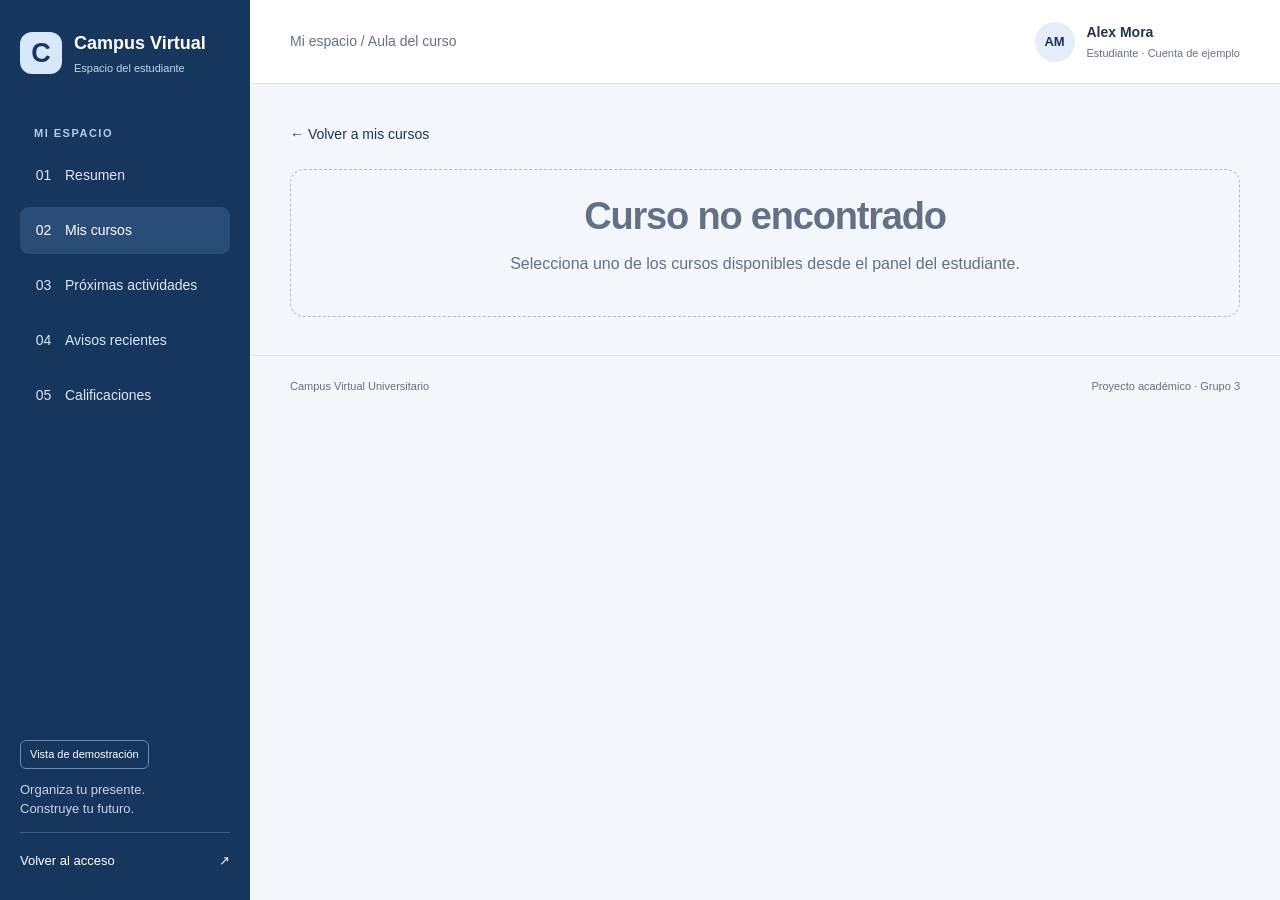
<file: HTML/curso.html>
<!DOCTYPE html>
<html lang="es">

<head>
    <meta charset="UTF-8">
    <meta name="viewport" content="width=device-width, initial-scale=1.0">

    <title>Aula del curso | Campus Virtual</title>

    <link rel="stylesheet" href="../css/panel.css">
    <script src="../js/entregas-demo.js" defer></script>
    <script src="../js/curso.js" defer></script>
</head>

<body>

    <a class="saltar-contenido" href="#contenido">
        Saltar al contenido
    </a>

    <!-- Menú compartido del estudiante -->
    <aside class="menu-lateral" id="menuLateral">

        <a class="marca" href="estudiante.html">
            <span class="marca-icono" aria-hidden="true">C</span>

            <span>
                Campus Virtual
                <small>Espacio del estudiante</small>
            </span>
        </a>

        <p class="menu-etiqueta">MI ESPACIO</p>

        <nav class="navegacion" aria-label="Navegación del estudiante">

            <a class="enlace-menu" href="estudiante.html#resumen">
                <span aria-hidden="true">01</span>
                Resumen
            </a>

            <a class="enlace-menu activo" href="estudiante.html#cursos">
                <span aria-hidden="true">02</span>
                Mis cursos
            </a>

            <a class="enlace-menu" href="estudiante.html#actividades">
                <span aria-hidden="true">03</span>
                Próximas actividades
            </a>

            <a class="enlace-menu" href="estudiante.html#avisos">
                <span aria-hidden="true">04</span>
                Avisos recientes
            </a>
            <a class="enlace-menu" href="calificaciones.html">
                <span aria-hidden="true">05</span>
                Calificaciones
            </a>



        </nav>

        <div class="menu-inferior">
            <p class="indicador-demo">Vista de demostración</p>

            <p>Organiza tu presente.<br>Construye tu futuro.</p>

            <a class="enlace-volver" href="index.html">
                Volver al acceso
                <span aria-hidden="true">↗</span>
            </a>
        </div>

    </aside>

    <div class="area-principal">

        <header class="barra-superior">

            <div class="barra-izquierda">

                <button class="boton-menu" id="btnMenu" type="button" aria-label="Abrir menú"
                    aria-controls="menuLateral" aria-expanded="false">
                    ☰
                </button>

                <span class="ubicacion">Mi espacio / Aula del curso</span>

            </div>

            <div class="usuario">
                <span class="avatar" aria-hidden="true">AM</span>

                <div>
                    <strong>Alex Mora</strong>
                    <small>Estudiante · Cuenta de ejemplo</small>
                </div>
            </div>

        </header>

        <main id="contenido" tabindex="-1">

            <a class="aula-volver" href="estudiante.html#cursos">
                ← Volver a mis cursos
            </a>

            <!-- Se muestra si el identificador de la URL no es válido -->
            <section id="errorCurso" class="mensaje-vacio" hidden>
                <h1>Curso no encontrado</h1>
                <p>
                    Selecciona uno de los cursos disponibles
                    desde el panel del estudiante.
                </p>
            </section>

            <div id="aulaCurso" hidden>

                <!-- Información general -->
                <section class="seccion">

                    <div class="banner-bienvenida">

                        <div>
                            <span class="etiqueta-clara" id="codigoCurso">
                            </span>

                            <h1 id="nombreCurso"></h1>

                            <p id="descripcionCurso"></p>
                        </div>

                        <span class="etiqueta-clara">
                            Aula de demostración
                        </span>

                    </div>

                    <div class="aula-ficha">

                        <div>
                            <span>Docente</span>
                            <strong id="docenteCurso"></strong>
                        </div>

                        <div>
                            <span>Unidades disponibles</span>
                            <strong id="totalUnidades"></strong>
                        </div>

                        <div>
                            <span>Actividades entregadas</span>
                            <strong id="avanceCurso"></strong>
                        </div>

                    </div>

                </section>

                <!-- Navegación interna -->
                <div class="aula-pestanas" role="tablist" aria-label="Secciones del curso">

                    <button class="aula-pestana activa" id="tabContenidos" type="button" role="tab" aria-selected="true"
                        aria-controls="panelContenidos" tabindex="0">
                        Contenidos
                    </button>

                    <button class="aula-pestana" id="tabActividades" type="button" role="tab" aria-selected="false"
                        aria-controls="panelActividades" tabindex="-1">
                        Actividades
                    </button>

                    <button class="aula-pestana" id="tabParticipantes" type="button" role="tab" aria-selected="false"
                        aria-controls="panelParticipantes" tabindex="-1">
                        Participantes
                    </button>

                </div>

                <!-- Contenidos -->
                <section class="seccion aula-panel" id="panelContenidos" role="tabpanel" aria-labelledby="tabContenidos"
                    tabindex="0">

                    <div class="encabezado-seccion">
                        <div>
                            <p class="sobrelinea">APRENDE PASO A PASO</p>
                            <h2>Contenidos del curso</h2>
                        </div>
                    </div>

                    <p class="texto-secundario">
                        Abre una unidad para consultar sus materiales
                        e instrucciones.
                    </p>

                    <div id="listaUnidades"></div>

                </section>

                <!-- Actividades -->
                <section class="seccion aula-panel" id="panelActividades" role="tabpanel"
                    aria-labelledby="tabActividades" tabindex="0" hidden>

                    <div class="encabezado-seccion">
                        <div>
                            <p class="sobrelinea">ORGANIZA TUS ENTREGAS</p>
                            <h2>Actividades del curso</h2>
                        </div>

                        <div class="filtro">
                            <label for="filtroActividad">Mostrar</label>

                            <select id="filtroActividad">
                                <option value="todas">Todas</option>
                                <option value="pendiente">Pendientes</option>
                                <option value="entregada">Entregadas</option>
                            </select>
                        </div>
                    </div>

                    <div class="tabla-contenedor">
                        <table>
                            <caption class="solo-lectores">
                                Actividades del curso seleccionado
                            </caption>

                            <thead>
                                <tr>
                                    <th scope="col">Actividad</th>
                                    <th scope="col">Fecha límite</th>
                                    <th scope="col">Estado</th>
                                    <th scope="col">Detalle</th>
                                </tr>
                            </thead>

                            <tbody id="actividadesCurso"></tbody>
                        </table>
                    </div>

                    <p class="mensaje-vacio" id="sinActividades" role="status" hidden>
                        No hay actividades para este filtro.
                    </p>

                </section>

                <!-- Participantes -->
                <section class="seccion aula-panel" id="panelParticipantes" role="tabpanel"
                    aria-labelledby="tabParticipantes" tabindex="0" hidden>

                    <div class="encabezado-seccion">
                        <div>
                            <p class="sobrelinea">COMUNIDAD DEL CURSO</p>
                            <h2>Participantes</h2>
                        </div>
                    </div>

                    <p class="texto-secundario">
                        Personas de ejemplo asociadas a esta aula.
                    </p>

                    <div class="aula-participantes" id="participantesCurso">
                    </div>

                </section>

            </div>

        </main>

        <footer class="pie-pagina">
            <span>Campus Virtual Universitario</span>
            <span>Proyecto académico · Grupo 3</span>
        </footer>

    </div>

    <!-- Detalles de una actividad -->
    <dialog class="ventana-detalle" id="ventanaDetalle" aria-labelledby="tituloDetalle">

        <div class="encabezado-modal">

            <h2 id="tituloDetalle"></h2>

            <button class="boton-cerrar" id="btnCerrarDetalle" type="button" aria-label="Cerrar detalle">
                ✕
            </button>

        </div>

        <div id="contenidoDetalle"></div>

    </dialog>

</body>

</html>
</file>
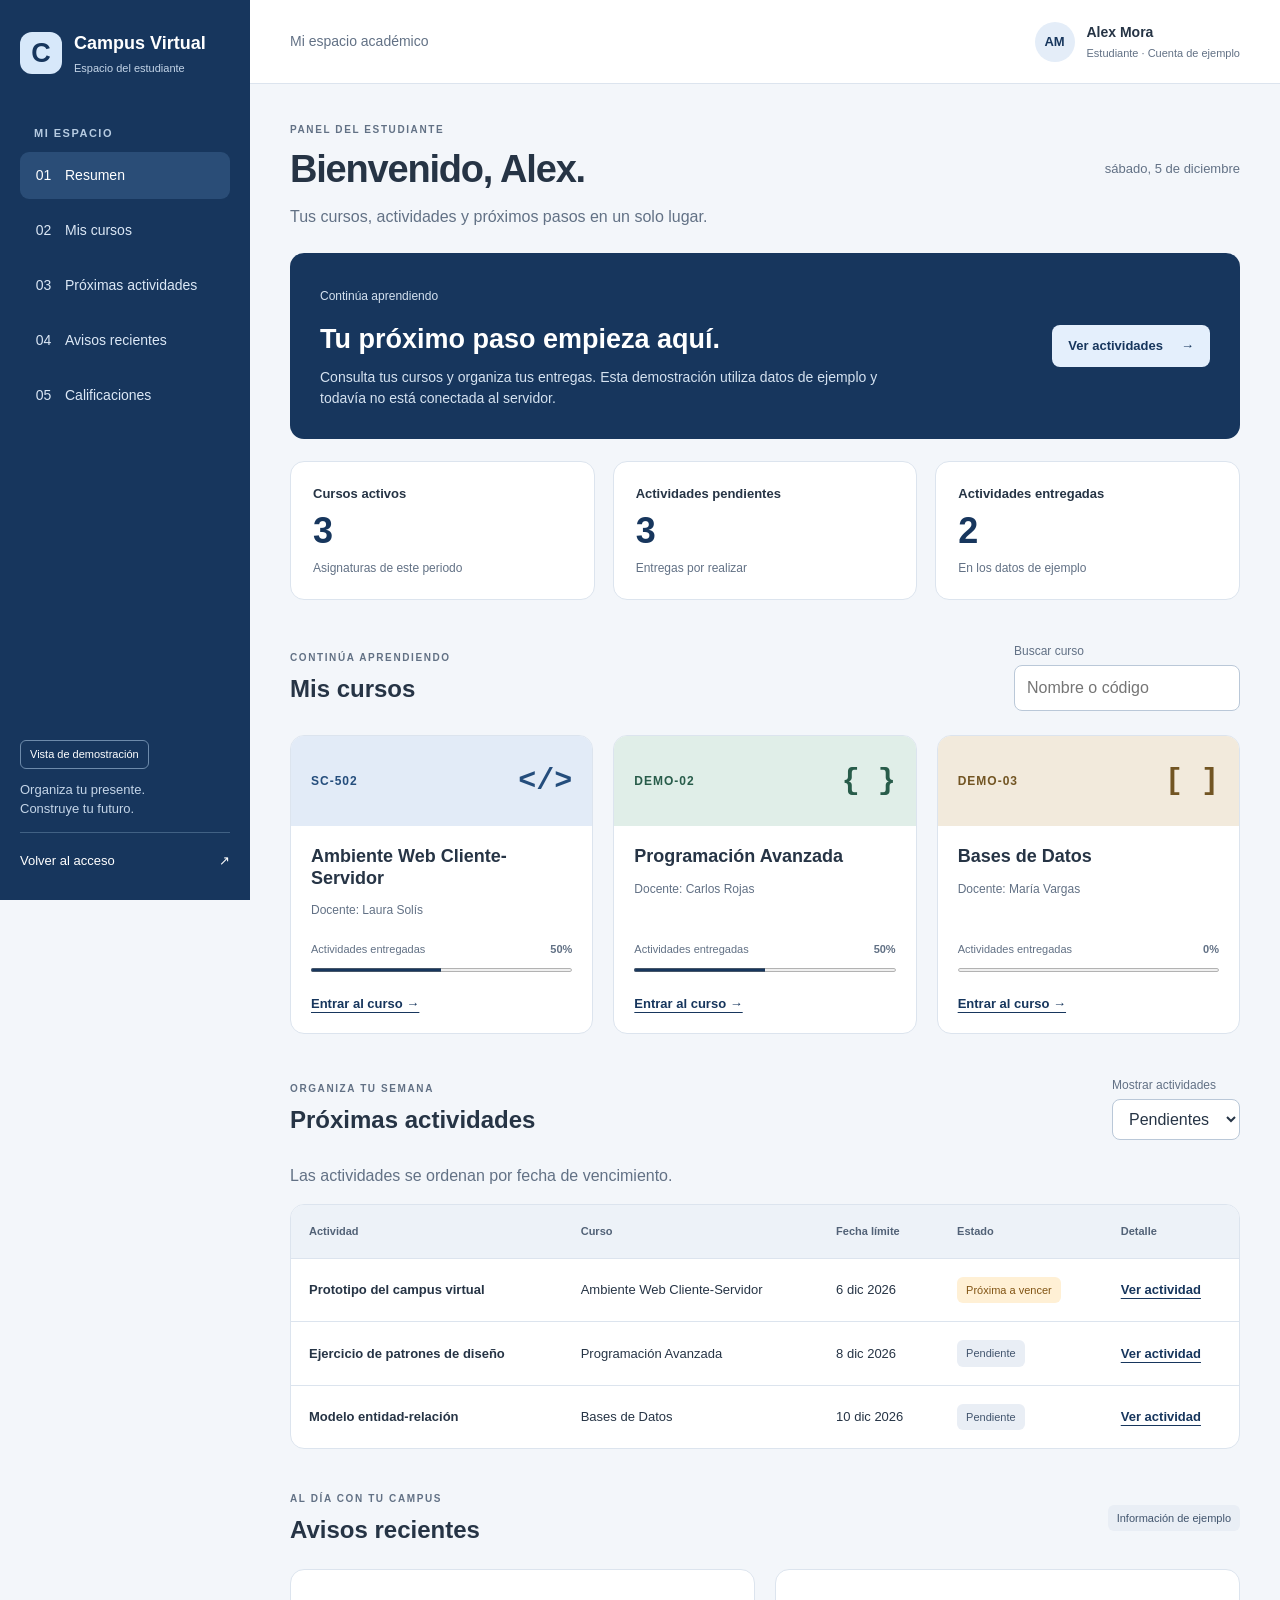
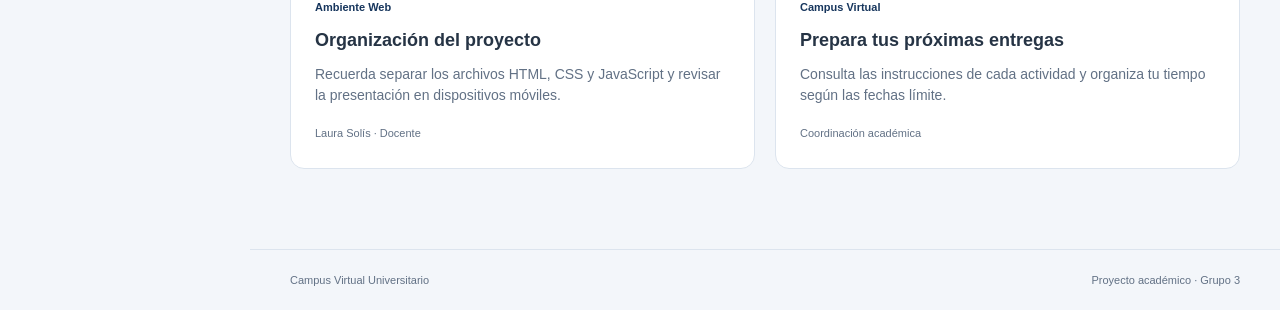
<file: HTML/estudiante.html>
<!DOCTYPE html>
<html lang="es">

<head>
    <meta charset="UTF-8">
    <meta name="viewport" content="width=device-width, initial-scale=1.0">

    <title>Panel del estudiante | Campus Virtual</title>

    <link rel="stylesheet" href="../css/panel.css">
    <script src="../js/entregas-demo.js" defer></script>
    <script src="../js/estudiante.js" defer></script>
</head>

<body>

    <a class="saltar-contenido" href="#contenido">
        Saltar al contenido
    </a>

    <!-- Menú lateral -->
    <aside class="menu-lateral" id="menuLateral">

        <a class="marca" href="#resumen">
            <span class="marca-icono" aria-hidden="true">C</span>

            <span>
                Campus Virtual
                <small>Espacio del estudiante</small>
            </span>
        </a>

        <p class="menu-etiqueta">MI ESPACIO</p>

        <nav class="navegacion" aria-label="Navegación del estudiante">

            <a class="enlace-menu activo" href="#resumen" aria-current="location">
                <span aria-hidden="true">01</span>
                Resumen
            </a>

            <a class="enlace-menu" href="#cursos">
                <span aria-hidden="true">02</span>
                Mis cursos
            </a>

            <a class="enlace-menu" href="#actividades">
                <span aria-hidden="true">03</span>
                Próximas actividades
            </a>

            <a class="enlace-menu" href="#avisos">
                <span aria-hidden="true">04</span>
                Avisos recientes
            </a>
            <a class="enlace-menu" href="calificaciones.html">
                <span aria-hidden="true">05</span>
                Calificaciones
            </a>

        </nav>

        <div class="menu-inferior">
            <p class="indicador-demo">Vista de demostración</p>

            <p>
                Organiza tu presente.<br>
                Construye tu futuro.
            </p>

            <!-- Ambos HTML están dentro de la carpeta HTML -->
            <a class="enlace-volver" href="index.html">
                Volver al acceso
                <span aria-hidden="true">↗</span>
            </a>
        </div>

    </aside>

    <div class="area-principal">

        <!-- Encabezado -->
        <header class="barra-superior">

            <div class="barra-izquierda">

                <button class="boton-menu" id="btnMenu" type="button" aria-label="Abrir menú" aria-expanded="false"
                    aria-controls="menuLateral">
                    ☰
                </button>

                <span class="ubicacion">
                    Mi espacio académico
                </span>

            </div>

            <div class="usuario">
                <span class="avatar" aria-hidden="true">AM</span>

                <div>
                    <strong>Alex Mora</strong>
                    <small>Estudiante · Cuenta de ejemplo</small>
                </div>
            </div>

        </header>

        <main id="contenido" tabindex="-1">

            <!-- Bienvenida y resumen -->
            <section id="resumen" class="seccion">

                <div class="encabezado-pagina">

                    <div>
                        <p class="sobrelinea">PANEL DEL ESTUDIANTE</p>

                        <h1>Bienvenido, Alex.</h1>

                        <p class="texto-secundario">
                            Tus cursos, actividades y próximos pasos
                            en un solo lugar.
                        </p>
                    </div>

                    <p class="fecha-actual" id="fechaActual"></p>

                </div>

                <div class="banner-bienvenida">

                    <div>
                        <span class="etiqueta-clara">
                            Continúa aprendiendo
                        </span>

                        <h2>Tu próximo paso empieza aquí.</h2>

                        <p>
                            Consulta tus cursos y organiza tus entregas.
                            Esta demostración utiliza datos de ejemplo
                            y todavía no está conectada al servidor.
                        </p>
                    </div>

                    <a class="boton boton-claro" href="#actividades">
                        Ver actividades
                        <span aria-hidden="true">→</span>
                    </a>

                </div>

                <div class="indicadores">

                    <article class="tarjeta-indicador">
                        <span class="indicador-nombre">
                            Cursos activos
                        </span>

                        <strong id="totalCursos">0</strong>

                        <span class="texto-secundario">
                            Asignaturas de este periodo
                        </span>
                    </article>

                    <article class="tarjeta-indicador">
                        <span class="indicador-nombre">
                            Actividades pendientes
                        </span>

                        <strong id="totalPendientes">0</strong>

                        <span class="texto-secundario">
                            Entregas por realizar
                        </span>
                    </article>

                    <article class="tarjeta-indicador">
                        <span class="indicador-nombre">
                            Actividades entregadas
                        </span>

                        <strong id="totalEntregadas">0</strong>

                        <span class="texto-secundario">
                            En los datos de ejemplo
                        </span>
                    </article>

                </div>

            </section>

            <!-- Cursos -->
            <section id="cursos" class="seccion">

                <div class="encabezado-seccion">

                    <div>
                        <p class="sobrelinea">CONTINÚA APRENDIENDO</p>
                        <h2>Mis cursos</h2>
                    </div>

                    <div class="busqueda">
                        <label for="buscarCurso">Buscar curso</label>

                        <input id="buscarCurso" type="search" placeholder="Nombre o código">
                    </div>

                </div>

                <div class="rejilla-cursos" id="listaCursos"></div>

                <p class="mensaje-vacio" id="mensajeCursos" role="status" hidden>
                    No se encontraron cursos con esa búsqueda.
                </p>

            </section>

            <!-- Actividades -->
            <section id="actividades" class="seccion">

                <div class="encabezado-seccion">

                    <div>
                        <p class="sobrelinea">ORGANIZA TU SEMANA</p>
                        <h2>Próximas actividades</h2>
                    </div>

                    <div class="filtro">
                        <label for="filtroEstado">Mostrar actividades</label>

                        <select id="filtroEstado">
                            <option value="pendiente">Pendientes</option>
                            <option value="entregada">Entregadas</option>
                            <option value="todas">Todas</option>
                        </select>
                    </div>

                </div>

                <p class="texto-secundario">
                    Las actividades se ordenan por fecha de vencimiento.
                </p>

                <div class="tabla-contenedor">

                    <table>
                        <caption class="solo-lectores">
                            Actividades académicas ordenadas por fecha límite
                        </caption>

                        <thead>
                            <tr>
                                <th scope="col">Actividad</th>
                                <th scope="col">Curso</th>
                                <th scope="col">Fecha límite</th>
                                <th scope="col">Estado</th>
                                <th scope="col">Detalle</th>
                            </tr>
                        </thead>

                        <tbody id="listaActividades"></tbody>
                    </table>

                </div>

                <p class="mensaje-vacio" id="mensajeActividades" role="status" hidden>
                    No hay actividades para este filtro.
                </p>

            </section>

            <!-- Avisos -->
            <section id="avisos" class="seccion">

                <div class="encabezado-seccion">
                    <div>
                        <p class="sobrelinea">AL DÍA CON TU CAMPUS</p>
                        <h2>Avisos recientes</h2>
                    </div>

                    <span class="etiqueta">Información de ejemplo</span>
                </div>

                <div class="rejilla-avisos">

                    <article class="tarjeta-aviso">
                        <span class="aviso-categoria">Ambiente Web</span>

                        <h3>Organización del proyecto</h3>

                        <p>
                            Recuerda separar los archivos HTML, CSS y
                            JavaScript y revisar la presentación en
                            dispositivos móviles.
                        </p>

                        <span class="aviso-autor">
                            Laura Solís · Docente
                        </span>
                    </article>

                    <article class="tarjeta-aviso">
                        <span class="aviso-categoria">Campus Virtual</span>

                        <h3>Prepara tus próximas entregas</h3>

                        <p>
                            Consulta las instrucciones de cada actividad
                            y organiza tu tiempo según las fechas límite.
                        </p>

                        <span class="aviso-autor">
                            Coordinación académica
                        </span>
                    </article>

                </div>

            </section>

        </main>

        <footer class="pie-pagina">
            <span>Campus Virtual Universitario</span>
            <span>Proyecto académico · Grupo 3</span>
        </footer>

    </div>

    <!-- Ventana utilizada por estudiante.js -->
    <dialog class="ventana-detalle" id="ventanaDetalle" aria-labelledby="tituloDetalle">

        <div class="encabezado-modal">
            <h2 id="tituloDetalle"></h2>

            <button class="boton-cerrar" id="btnCerrarDetalle" type="button" aria-label="Cerrar detalle">
                ✕
            </button>
        </div>

        <div id="contenidoDetalle"></div>

    </dialog>

</body>

</html>
</file>
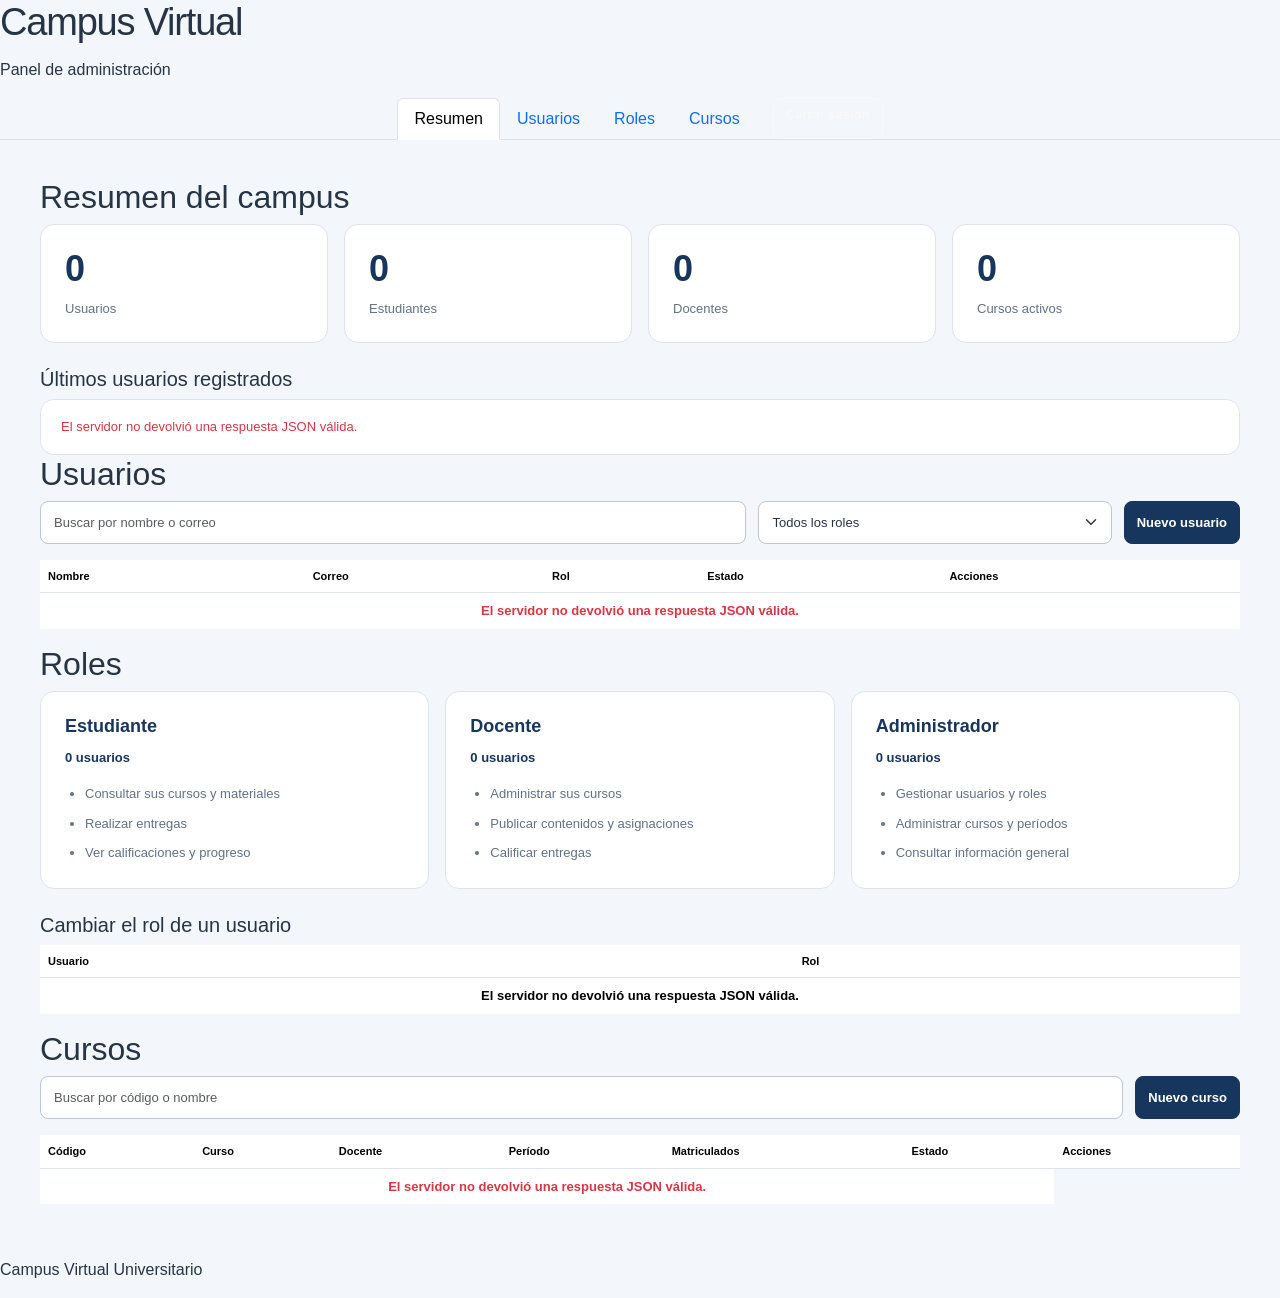
<file: paginas/administrador.html>
<!DOCTYPE html>
<html lang="es">

<head>
    <meta charset="UTF-8">
    <meta name="viewport" content="width=device-width, initial-scale=1.0">
    <title>Administración - Campus Virtual</title>
    <link href="https://cdn.jsdelivr.net/npm/bootstrap@5.3.8/dist/css/bootstrap.min.css" rel="stylesheet"
        integrity="sha384-sRIl4kxILFvY47J16cr9ZwB07vP4J8+LH7qKQnuqkuIAvNWLzeN8tE5YBujZqJLB" crossorigin="anonymous">
    <link rel="stylesheet" href="https://cdn.jsdelivr.net/npm/bootstrap-icons@1.13.1/font/bootstrap-icons.min.css">
    <link rel="stylesheet" href="../css/administrador.css">
</head>

<body>
    <div class="sticky-top">
        <header>
            <h1 id="titulo">Campus Virtual</h1>
            <p>Panel de administración</p>
        </header>
        <nav class="nav nav-tabs justify-content-center">
            <a class="nav-link active" href="#resumen">Resumen</a>
            <a class="nav-link" href="#usuarios">Usuarios</a>
            <a class="nav-link" href="#roles">Roles</a>
            <a class="nav-link" href="#cursos">Cursos</a>
            <a class="btn btn-outline-light ms-3" href="../index.html">Cerrar sesión</a>
        </nav>
    </div>

    <main>
        <section id="resumen">
            <h2>Resumen del campus</h2>
            <div>
                <div class="row g-3 mb-4">
                    <div class="col-6 col-md-3">
                        <article class="card text-center">
                            <div class="card-body">
                                <h3 class="numero" id="totalUsuarios">0</h3>
                                <p class="card-text">Usuarios</p>
                            </div>
                        </article>
                    </div>
                    <div class="col-6 col-md-3">
                        <article class="card text-center">
                            <div class="card-body">
                                <h3 class="numero" id="totalEstudiantes">0</h3>
                                <p class="card-text">Estudiantes</p>
                            </div>
                        </article>
                    </div>
                    <div class="col-6 col-md-3">
                        <article class="card text-center">
                            <div class="card-body">
                                <h3 class="numero" id="totalDocentes">0</h3>
                                <p class="card-text">Docentes</p>
                            </div>
                        </article>
                    </div>
                    <div class="col-6 col-md-3">
                        <article class="card text-center">
                            <div class="card-body">
                                <h3 class="numero" id="totalCursos">0</h3>
                                <p class="card-text">Cursos activos</p>
                            </div>
                        </article>
                    </div>
                </div>
            </div>
            <h5>Últimos usuarios registrados</h5>
            <ul class="list-group" id="listaRecientes"></ul>
        </section>

        <section id="usuarios">
            <h2>Usuarios</h2>
            <div class="row g-2 mb-3">
                <div class="col-6">
                    <input type="text" id="buscarUsuario" class="form-control" placeholder="Buscar por nombre o correo">
                </div>
                <div class="col-3">
                    <select id="filtroRol" class="form-select">
                        <option value="">Todos los roles</option>
                        <option value="Estudiante">Estudiantes</option>
                        <option value="Docente">Docentes</option>
                        <option value="Administrador">Administradores</option>
                    </select>
                </div>
                <div class="col-3">
                    <button class="btn btn-primary" id="btnNuevoUsuario">Nuevo usuario</button>
                </div>
            </div>
            <div class="table-responsive">
                <table class="table table-hover align-middle">
                    <thead>
                        <tr>
                            <th>Nombre</th>
                            <th>Correo</th>
                            <th>Rol</th>
                            <th>Estado</th>
                            <th>Acciones</th>
                        </tr>
                    </thead>
                    <tbody id="tablaUsuarios"></tbody>
                </table>
            </div>
        </section>

        <section id="roles">
            <h2>Roles</h2>
            <div>
                <div class="row g-3 mb-4" id="tarjetasRoles"></div>
            </div>
            <h5>Cambiar el rol de un usuario</h5>
            <div class="table-responsive">
                <table class="table align-middle">
                    <thead>
                        <tr>
                            <th>Usuario</th>
                            <th>Rol</th>
                        </tr>
                    </thead>
                    <tbody id="tablaRoles"></tbody>
                </table>
            </div>
        </section>

        <section id="cursos">
            <h2>Cursos</h2>
            <div class="row g-2 mb-3">
                <div class="col-9">
                    <input type="text" id="buscarCurso" class="form-control" placeholder="Buscar por código o nombre">
                </div>
                <div class="col-3">
                    <button class="btn btn-primary" id="btnNuevoCurso">Nuevo curso</button>
                </div>
            </div>
            <div class="table-responsive">
                <table class="table table-hover align-middle">
                    <thead>
                        <tr>
                            <th>Código</th>
                            <th>Curso</th>
                            <th>Docente</th>
                            <th>Período</th>
                            <th>Matriculados</th>
                            <th>Estado</th>
                            <th>Acciones</th>
                        </tr>
                    </thead>
                    <tbody id="tablaCursos"></tbody>
                </table>
            </div>
        </section>
    </main>

    <footer>
        <p>Campus Virtual Universitario</p>
    </footer>

    <div class="modal fade" id="modalUsuario" tabindex="-1">
        <div class="modal-dialog modal-dialog-centered">
            <div class="modal-content">
                <div class="modal-header">
                    <h5 class="modal-title" id="tituloModalUsuario">Nuevo usuario</h5>
                    <button type="button" class="btn-close" data-bs-dismiss="modal"></button>
                </div>
                <form id="formUsuario">
                    <div class="modal-body">
                        <input type="hidden" id="idUsuario">
                        <div class="mb-3">
                            <label for="nombreUsuario" class="form-label">Nombre</label>
                            <input type="text" id="nombreUsuario" class="form-control" required>
                        </div>
                        <div class="mb-3">
                            <label for="apellidosUsuario" class="form-label">Apellidos</label>
                            <input type="text" id="apellidosUsuario" class="form-control" required>
                        </div>
                        <div class="mb-3">
                            <label for="correoUsuario" class="form-label">Correo institucional</label>
                            <input type="email" id="correoUsuario" class="form-control" placeholder="correo@ufide.ac.cr"
                                required>
                        </div>
                        <div class="mb-3">
                            <label for="rolUsuario" class="form-label">Rol</label>
                            <select id="rolUsuario" class="form-select"></select>
                        </div>
                    </div>
                    <div class="modal-footer">
                        <button type="button" class="btn btn-secondary" data-bs-dismiss="modal">Cancelar</button>
                        <button type="submit" class="btn btn-primary">Guardar cambios</button>
                    </div>
                </form>
            </div>
        </div>
    </div>

    <div class="modal fade" id="modalCurso" tabindex="-1">
        <div class="modal-dialog modal-dialog-centered">
            <div class="modal-content">
                <div class="modal-header">
                    <h5 class="modal-title" id="tituloModalCurso">Nuevo curso</h5>
                    <button type="button" class="btn-close" data-bs-dismiss="modal"></button>
                </div>
                <form id="formCurso">
                    <div class="modal-body">
                        <input type="hidden" id="idCurso">
                        <div class="mb-3">
                            <label for="codigoCurso" class="form-label">Código</label>
                            <input type="text" id="codigoCurso" class="form-control" placeholder="SC502" required>
                        </div>
                        <div class="mb-3">
                            <label for="nombreCurso" class="form-label">Nombre del curso</label>
                            <input type="text" id="nombreCurso" class="form-control" required>
                        </div>
                        <div class="mb-3">
                            <label for="docenteCurso" class="form-label">Docente</label>
                            <select id="docenteCurso" class="form-select"></select>
                        </div>
                        <div class="mb-3">
                            <label for="periodoCurso" class="form-label">Período académico</label>
                            <select id="periodoCurso" class="form-select"></select>
                        </div>
                    </div>
                    <div class="modal-footer">
                        <button type="button" class="btn btn-secondary" data-bs-dismiss="modal">Cancelar</button>
                        <button type="submit" class="btn btn-primary">Guardar cambios</button>
                    </div>
                </form>
            </div>
        </div>
    </div>

    <script src="https://cdn.jsdelivr.net/npm/bootstrap@5.3.8/dist/js/bootstrap.bundle.min.js"
        integrity="sha384-FKyoEForCGlyvwx9Hj09JcYn3nv7wiPVlz7YYwJrWVcXK/BmnVDxM+D2scQbITxI"
        crossorigin="anonymous"></script>
    <script src="../js/administrador.js"></script>
</body>

</html>
</file>
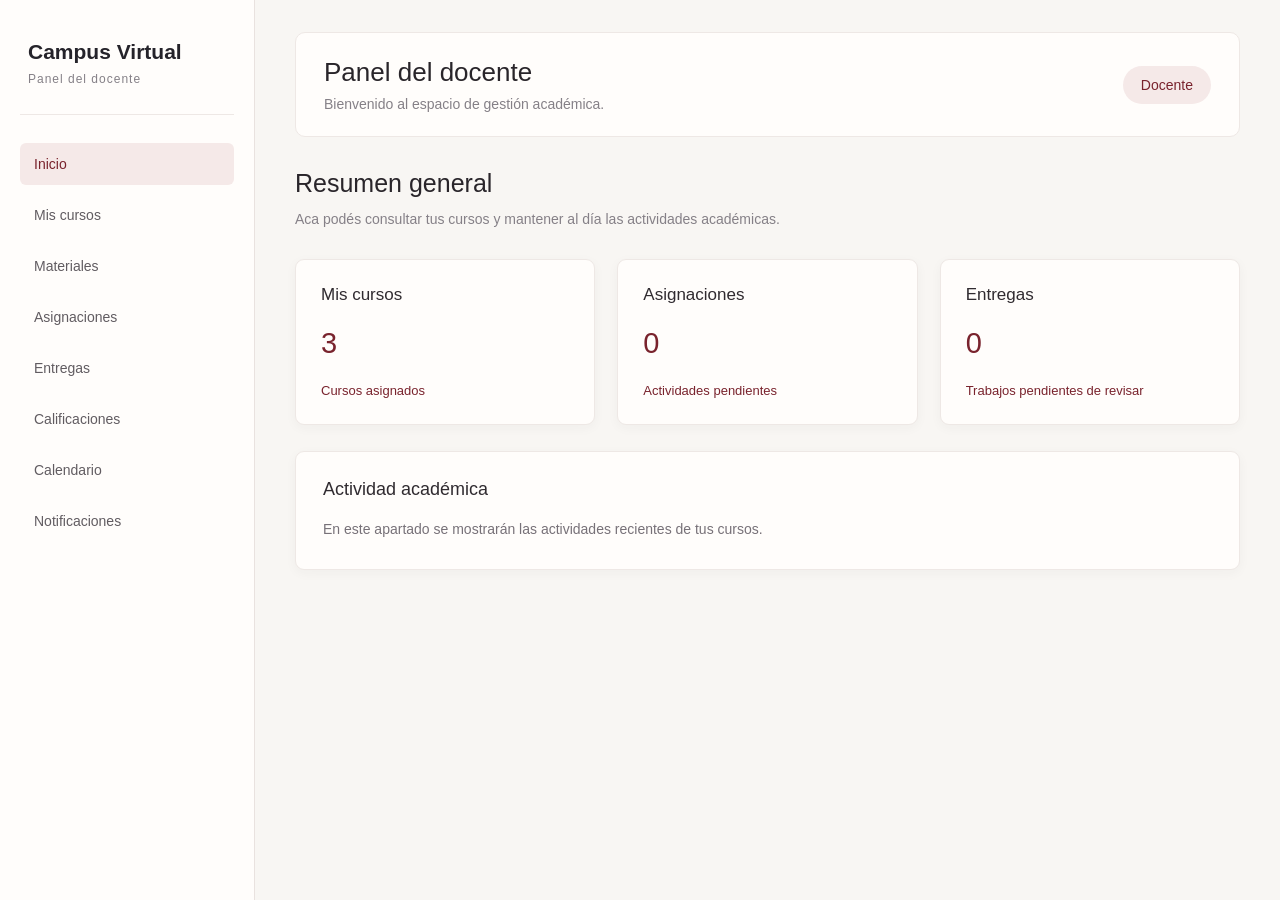
<file: paginas/docente.html>
<!DOCTYPE html>
<html lang="es">
<head>
    <meta charset="UTF-8">
    <meta name="viewport" content="width=device-width, initial-scale=1.0">
    <title>Panel del Docente</title>
    <link rel="stylesheet" href="../css/docente.css">
    <script src="../js/docente.js" defer></script>
</head>
<body>

    <div class="contenedor">

        <aside class="barra-lateral">
            <div class="logo">
                <h2>Campus Virtual</h2>
                <p>Panel del docente</p>
            </div>

            <nav class="menu">
                <a href="#" class="enlace activo" data-seccion="inicio">Inicio</a>
                <a href="#" class="enlace" data-seccion="cursos">Mis cursos</a>
                <a href="#" class="enlace" data-seccion="materiales">Materiales</a>
                <a href="#" class="enlace" data-seccion="asignaciones">Asignaciones</a>
                <a href="#" class="enlace" data-seccion="entregas">Entregas</a>
                <a href="#" class="enlace" data-seccion="calificaciones">Calificaciones</a>
                <a href="#" class="enlace" data-seccion="calendario">Calendario</a>
                <a href="#" class="enlace" data-seccion="notificaciones">Notificaciones</a>
            </nav>
        </aside>

        <main class="contenido-principal">

            <header class="encabezado">
                <div>
                    <h1>Panel del docente</h1>
                    <p>Bienvenido al espacio de gestión académica.</p>
                </div>
                <div class="informacion-docente">
                    <span>Docente</span>
                </div>
            </header>

            <!-- INICIO -->
            <section id="inicio" class="seccion activa">
                <h2>Resumen general</h2>
                <p>Aca podés consultar tus cursos y mantener al día las actividades académicas.</p>

                <div class="tarjetas">
                    <article class="tarjeta">
                        <h3>Mis cursos</h3>
                        <p>3</p>
                        <span>Cursos asignados</span>
                    </article>

                    <article class="tarjeta">
                        <h3>Asignaciones</h3>
                        <p>0</p>
                        <span>Actividades pendientes</span>
                    </article>

                    <article class="tarjeta">
                        <h3>Entregas</h3>
                        <p>0</p>
                        <span>Trabajos pendientes de revisar</span>
                    </article>
                </div>

                <div class="panel">
                    <h3>Actividad académica</h3>
                    <p>En este apartado se mostrarán las actividades recientes de tus cursos.</p>
                </div>
            </section>

            <!-- CURSOS -->
            <section id="cursos" class="seccion">
                <h2>Mis cursos</h2>
                <p>Estos son los cursos asignados para el período académico.</p>

                <div class="tarjetas cursos">
                    <article class="tarjeta curso">
                        <h3>Programación Avanzada</h3>
                        <p>Curso de desarrollo y programación de aplicaciones.</p>
                        <span>Curso asignado</span>
                    </article>

                    <article class="tarjeta curso">
                        <h3>Bases de Datos</h3>
                        <p>Curso relacionado con el diseño y la gestión de bases de datos.</p>
                        <span>Curso asignado</span>
                    </article>

                    <article class="tarjeta curso">
                        <h3>Administración de Proyectos</h3>
                        <p>Curso enfocado en la planificación y gestión de proyectos.</p>
                        <span>Curso asignado</span>
                    </article>
                </div>
            </section>

            <!-- MATERIALES -->
            <section id="materiales" class="seccion">
                <h2>Materiales académicos</h2>
                <p>En este espacio podrás organizar y publicar los materiales de tus cursos.</p>

                <div class="panel">
                    <h3>Publicar material</h3>

                    <form id="formMaterial">
                        <label for="nombreMaterial">Nombre del material</label>
                        <input type="text" id="nombreMaterial" placeholder="Escribí el nombre del material">

                        <label for="cursoMaterial">Curso</label>
                        <select id="cursoMaterial">
                            <option value="">Seleccioná un curso</option>
                            <option>Programación Avanzada</option>
                            <option>Bases de Datos</option>
                            <option>Administración de Proyectos</option>
                        </select>

                        <label for="descripcionMaterial">Descripción</label>
                        <textarea id="descripcionMaterial" placeholder="Agregá una descripción"></textarea>

                        <button type="submit">Publicar material</button>
                    </form>
                </div>
            </section>

            <!-- ASIGNACIONES -->
            <section id="asignaciones" class="seccion">
                <h2>Asignaciones</h2>
                <p>Creá actividades para que los estudiantes puedan consultar las instrucciones y fechas de entrega.</p>

                <div class="panel">
                    <h3>Nueva asignación</h3>

                    <form id="formAsignacion">
                        <label for="tituloAsignacion">Título</label>
                        <input type="text" id="tituloAsignacion" placeholder="Nombre de la asignación">

                        <label for="cursoAsignacion">Curso</label>
                        <select id="cursoAsignacion">
                            <option value="">Seleccioná un curso</option>
                            <option>Programación Avanzada</option>
                            <option>Bases de Datos</option>
                            <option>Administración de Proyectos</option>
                        </select>

                        <label for="instrucciones">Instrucciones</label>
                        <textarea id="instrucciones" placeholder="Describí lo que deben realizar los estudiantes"></textarea>

                        <label for="fechaEntrega">Fecha de entrega</label>
                        <input type="date" id="fechaEntrega">

                        <label for="porcentaje">Porcentaje de la nota</label>
                        <input type="number" id="porcentaje" min="0" max="100" placeholder="Ejemplo: 20">

                        <button type="submit">Crear asignación</button>
                    </form>
                </div>

                <div id="listaAsignaciones" class="panel">
                    <h3>Asignaciones creadas</h3>
                    <p>No hay asignaciones registradas.</p>
                </div>
            </section>

            <!-- ENTREGAS -->
            <section id="entregas" class="seccion">
                <h2>Entregas de estudiantes</h2>
                <p>Consultá los trabajos presentados por los estudiantes.</p>

                <div class="panel">
                    <p>En este apartado se mostrarán las entregas recibidas y su estado de revisión.</p>
                </div>
            </section>

            <!-- CALIFICACIONES -->
            <section id="calificaciones" class="seccion">
                <h2>Calificaciones</h2>
                <p>Registrá las notas y los comentarios de las actividades entregadas.</p>

                <div class="panel">
                    <p>En este apartado se podrán consultar y registrar las calificaciones de los estudiantes.</p>
                </div>
            </section>

            <!-- CALENDARIO -->
            <section id="calendario" class="seccion">
                <h2>Calendario académico</h2>
                <p>Consultá las fechas importantes de tus cursos.</p>

                <div class="panel">
                    <p>En este apartado se mostrarán las fechas de entrega, evaluaciones y actividades académicas.</p>
                </div>
            </section>

            <!-- NOTIFICACIONES -->
            <section id="notificaciones" class="seccion">
                <h2>Notificaciones</h2>
                <p>Consultá los avisos y recordatorios relacionados con tus cursos.</p>

                <div class="panel">
                    <p>No tenés notificaciones nuevas.</p>
                </div>
            </section>

        </main>
    </div>

</body>
</html>
</file>
<file: css/estilos.css>
/* Configuracion general del CSS */

* {
    font-family: Arial, Helvetica, sans-serif;
    box-sizing: border-box;
}

html {
    scroll-behavior: smooth;
}

body {
    margin: 0;
    background-color: #f3f6fa;
    color: #263445;
    min-height: 100vh;
}

/* Barra de navegacion */

.barra-navegacion {
    background-color: #17365d;
    padding: 16px 0;
}

.navbar-brand {
    color: white;
    font-size: 21px;
    font-weight: bold;
}

.navbar-nav .nav-link {
    color: #dce6f2;
    font-size: 14px;
    margin: 0 8px;
}

.navbar-nav .nav-link:hover {
    color: white;
}

.btn-acceso {
    background-color: white;
    color: #17365d;
    font-weight: bold;
    font-size: 14px;
    padding: 9px 20px;
    border-radius: 5px;
}

.btn-acceso:hover {
    background-color: #e1ebf7;
    color: #17365d;
}

/* Portada de la pagina principal */

.portada {
    background-color: #17365d;
    padding: 105px 0;
}

.contenido-portada {
    max-width: 760px;
}

.etiqueta-portada {
    display: inline-block;
    color: #dce6f2;
    font-size: 14px;
    margin-bottom: 20px;
}

.portada h1 {
    color: white;
    font-size: 46px;
    font-weight: bold;
    line-height: 1.2;
    margin-bottom: 20px;
}

.portada p {
    color: #dce6f2;
    font-size: 17px;
    line-height: 1.7;
    max-width: 650px;
    margin-bottom: 30px;
}

.btn-portada {
    background-color: white;
    color: #17365d;
    border: 1px solid white;
    padding: 12px 22px;
    font-weight: bold;
    border-radius: 5px;
}

.btn-portada:hover {
    background-color: #e1ebf7;
    color: #17365d;
    border-color: #e1ebf7;
}

/* Secciones de la pagina principal */

.seccion-informacion,
.seccion-servicios {
    padding: 75px 0;
}

.seccion-informacion {
    background-color: white;
}

.encabezado-seccion {
    max-width: 760px;
    margin-bottom: 35px;
}

.encabezado-seccion .etiqueta {
    margin-bottom: 15px;
}

.encabezado-seccion h2 {
    color: #17365d;
    font-size: 32px;
    font-weight: bold;
    margin-bottom: 15px;
}

.encabezado-seccion p {
    color: #596779;
    font-size: 16px;
    line-height: 1.7;
}

/* Etiquetas */

.etiqueta {
    display: inline-block;
    background-color: #e1ebf7;
    color: #17365d;
    padding: 8px 14px;
    border-radius: 20px;
    font-size: 13px;
    font-weight: bold;
}

/* Tarjetas de servicios */

.tarjeta-servicio {
    height: 100%;
    background-color: white;
    border: 1px solid #e1e7ef;
    border-radius: 8px;
    padding: 28px;
    transition: border-color 0.2s ease;
}

.tarjeta-servicio:hover {
    border-color: #1d568c;
}

.tarjeta-servicio h3 {
    color: #17365d;
    font-size: 20px;
    font-weight: bold;
    margin-bottom: 15px;
}

.tarjeta-servicio p {
    color: #596779;
    font-size: 15px;
    line-height: 1.7;
    margin: 0;
}

/* Seccion de acceso */

.seccion-acceso {
    background-color: #e1ebf7;
    padding: 65px 0;
}

.seccion-acceso h2 {
    color: #17365d;
    font-size: 30px;
    font-weight: bold;
    margin-bottom: 15px;
}

.seccion-acceso p {
    color: #596779;
    font-size: 16px;
    margin-bottom: 25px;
}

/* Footer */

footer {
    background-color: #17365d;
    padding: 35px 0 20px;
}

.footer-contenido {
    display: flex;
    justify-content: space-between;
    gap: 30px;
    padding-bottom: 25px;
}

.footer-contenido h3,
.footer-contenido h4 {
    color: white;
    font-size: 17px;
    font-weight: bold;
    margin-bottom: 12px;
}

.footer-contenido p {
    color: #dce6f2;
    font-size: 14px;
    margin-bottom: 8px;
}

.footer-inferior {
    border-top: 1px solid rgba(255, 255, 255, 0.2);
    padding-top: 18px;
    display: flex;
    justify-content: space-between;
    gap: 10px;
}

.footer-inferior p {
    color: #dce6f2;
    font-size: 13px;
    margin: 0;
}

/* Encabezado de inicio de sesion */

.pagina-login {
    display: flex;
    flex-direction: column;
}

.pagina-login header {
    background-color: #17365d;
    padding: 30px 15px;
    text-align: center;
    width: 100%;
}

#titulo {
    color: white;
    font-size: 32px;
    font-weight: bold;
    margin-bottom: 8px;
}

.pagina-login header p {
    color: #dce6f2;
    margin: 0;
    font-size: 16px;
}

/* Contenido del inicio de sesion */

.pagina-login main {
    flex: 1;
    display: flex;
    align-items: center;
    padding: 50px 15px;
}

.pagina-login #inicio {
    width: 100%;
}

/* Informacion del campus */

.informacion-campus {
    padding: 25px;
}

.informacion-campus .etiqueta {
    margin-bottom: 20px;
}

.informacion-campus h2 {
    color: #17365d;
    font-size: 34px;
    font-weight: bold;
    margin-bottom: 20px;
}

.informacion-campus p {
    color: #596779;
    font-size: 17px;
    line-height: 1.7;
}

.informacion-campus .destacado {
    color: #1d568c;
    font-weight: bold;
    margin-top: 15px;
}

/* Caracteristicas */

.caracteristicas {
    margin-top: 25px;
    display: flex;
    flex-direction: column;
    gap: 14px;
}

.caracteristica {
    display: flex;
    align-items: center;
    gap: 12px;
    padding-left: 12px;
    border-left: 3px solid #17365d;
    color: #34465c;
    font-size: 15px;
}

/* Tarjeta de inicio de sesion */

.tarjeta-login {
    max-width: 470px;
    margin: auto;
    border: none;
    border-radius: 15px;
    box-shadow: 0 5px 25px rgba(23, 54, 93, 0.12);
}

.tarjeta-login .card-body {
    padding: 35px;
}

.card-title {
    color: #17365d;
    font-size: 25px;
    font-weight: bold;
    margin-bottom: 10px;
}

.texto-login {
    color: #788596;
    font-size: 14px;
    margin-bottom: 30px;
}

/* Formulario */

form {
    width: 100%;
}

label {
    color: #34465c;
    font-weight: bold;
    font-size: 14px;
    margin-bottom: 8px;
}

.input-group-text {
    background-color: #f1f4f8;
    color: #52677e;
    border-color: #ced6e0;
}

.form-control {
    padding: 11px;
    border-color: #ced6e0;
}

.form-control:focus {
    border-color: #3978b8;
    box-shadow: 0 0 0 0.2rem rgba(57, 120, 184, 0.15);
}

.input-group .btn {
    border-color: #ced6e0;
}

.input-group .btn:hover {
    background-color: #e8f0fa;
    color: #17365d;
}

/* Botones */

.btn.btn-primary {
    background-color: #17365d;
    border: none;
    padding: 12px;
    font-weight: bold;
    border-radius: 7px;
    transition: background-color 0.2s ease;
}

.btn.btn-primary:hover {
    background-color: #24558a;
}

.btn.btn-primary:disabled {
    background-color: #71869e;
    cursor: not-allowed;
}

/* Mensajes */

#mensajeLogin {
    font-size: 14px;
    margin-bottom: 15px;
}

/* Separador y seguridad */

.separador-login {
    border-top: 1px solid #e5eaf0;
    margin: 25px 0 18px;
}

.texto-seguridad {
    color: #788596;
    font-size: 12px;
    margin: 0;
}

.texto-seguridad i {
    color: #1d568c;
    margin-right: 5px;
}

.enlace-regreso {
    color: #1d568c;
    text-decoration: none;
    font-size: 14px;
}

.enlace-regreso:hover {
    text-decoration: underline;
}

/* Footer de inicio de sesion */

.pagina-login footer {
    text-align: center;
    padding: 22px 15px;
    margin-top: auto;
}

.pagina-login footer p {
    color: white;
    margin: 5px;
    font-size: 14px;
}

/* Adaptacion para tabletas */

@media (max-width: 991px) {

    .navbar-nav {
        align-items: flex-start !important;
        padding-top: 15px;
    }

    .navbar-nav .nav-link {
        margin: 5px 0;
    }

    .btn-acceso {
        margin-top: 10px;
    }

    .portada {
        padding: 85px 0;
    }

    .portada h1 {
        font-size: 38px;
    }

}

/* Adaptacion para celulares */

@media (max-width: 767px) {

    .portada {
        padding: 70px 0;
    }

    .portada h1 {
        font-size: 32px;
    }

    .seccion-informacion,
    .seccion-servicios {
        padding: 55px 0;
    }

    .encabezado-seccion h2 {
        font-size: 27px;
    }

    .footer-contenido {
        flex-direction: column;
    }

    .footer-inferior {
        flex-direction: column;
    }

    .informacion-campus {
        padding: 10px;
    }

    .informacion-campus h2 {
        font-size: 28px;
    }

    .tarjeta-login .card-body {
        padding: 25px;
    }

}
</file>
<file: css/homepage.css>
/* =========================================
   CAMPUS VIRTUAL UNIVERSITARIO
   ESTILOS GENERALES
   ========================================= */

* {
    box-sizing: border-box;
    font-family: Arial, Helvetica, sans-serif;
}

html {
    scroll-behavior: smooth;
}

body {
    margin: 0;
    min-height: 100vh;
    background-color: #f3f6fa;
    color: #263445;
}

/* Accesibilidad */

.saltar-contenido {
    position: absolute;
    top: -60px;
    left: 15px;
    z-index: 2000;
    background-color: white;
    color: #17365d;
    padding: 10px 15px;
    text-decoration: none;
}

.saltar-contenido:focus {
    top: 10px;
}


/* =========================================
   PÁGINA PRINCIPAL
   ========================================= */

/* Barra de navegación */

.pagina-inicio .barra-navegacion {
    background-color: #17365d;
    padding: 16px 0;
}

.pagina-inicio .navbar-brand {
    color: white;
    font-size: 21px;
    font-weight: bold;
    display: flex;
    align-items: center;
    gap: 10px;
}

.pagina-inicio .navbar-brand i {
    font-size: 25px;
}

.pagina-inicio .navbar-nav .nav-link {
    color: #dce6f2;
    font-size: 14px;
    margin: 0 8px;
}

.pagina-inicio .navbar-nav .nav-link:hover,
.pagina-inicio .navbar-nav .nav-link:focus {
    color: white;
}

/* Botón del menú */

.pagina-inicio .btn-acceso {
    background-color: white;
    color: #17365d;
    font-weight: bold;
    font-size: 14px;
    padding: 9px 20px;
    border-radius: 5px;
}

.pagina-inicio .btn-acceso:hover {
    background-color: #e1ebf7;
    color: #17365d;
}


/* =========================================
   PORTADA PRINCIPAL
   ========================================= */

.pagina-inicio .portada {
    background-color: #17365d;
    padding: 105px 0;
}

.pagina-inicio .contenido-portada {
    max-width: 760px;
}

.pagina-inicio .etiqueta-portada {
    display: inline-block;
    color: #dce6f2;
    font-size: 13px;
    font-weight: bold;
    letter-spacing: 1px;
    margin-bottom: 20px;
}

.pagina-inicio .portada h1 {
    color: white;
    font-size: 46px;
    font-weight: bold;
    line-height: 1.2;
    margin-bottom: 20px;
}

.pagina-inicio .portada p {
    color: #dce6f2;
    font-size: 17px;
    line-height: 1.7;
    max-width: 650px;
    margin-bottom: 30px;
}

/* Botones principales */

.pagina-inicio .btn-portada {
    display: inline-flex;
    align-items: center;
    justify-content: center;
    gap: 12px;
    background-color: white;
    color: #17365d;
    border: 1px solid white;
    padding: 12px 22px;
    font-weight: bold;
    border-radius: 5px;
    text-decoration: none;
}

.pagina-inicio .btn-portada:hover {
    background-color: #e1ebf7;
    color: #17365d;
    border-color: #e1ebf7;
}


/* =========================================
   INFORMACIÓN GENERAL
   ========================================= */

.pagina-inicio .seccion-informacion {
    background-color: white;
    padding: 75px 0;
}

.pagina-inicio .seccion-servicios {
    background-color: #f3f6fa;
    padding: 75px 0;
}

.pagina-inicio .encabezado-seccion {
    max-width: 760px;
    margin-bottom: 35px;
}

.pagina-inicio .encabezado-seccion h2 {
    color: #17365d;
    font-size: 32px;
    font-weight: bold;
    margin-bottom: 15px;
}

.pagina-inicio .encabezado-seccion p {
    color: #596779;
    font-size: 16px;
    line-height: 1.7;
}


/* =========================================
   ETIQUETAS
   ========================================= */

.pagina-inicio .etiqueta {
    display: inline-block;
    background-color: #e1ebf7;
    color: #17365d;
    padding: 8px 14px;
    border-radius: 20px;
    font-size: 13px;
    font-weight: bold;
    margin-bottom: 15px;
}


/* =========================================
   TARJETAS DE SERVICIOS
   ========================================= */

.pagina-inicio .tarjeta-servicio {
    height: 100%;
    background-color: white;
    border: 1px solid #e1e7ef;
    border-radius: 8px;
    padding: 28px;
    transition:
        border-color 0.2s ease,
        box-shadow 0.2s ease;
}

.pagina-inicio .tarjeta-servicio:hover {
    border-color: #1d568c;
    box-shadow: 0 5px 16px rgba(23, 54, 93, 0.08);
}

/* Iconos de los servicios */

.pagina-inicio .servicio-icono {
    width: 48px;
    height: 48px;
    display: flex;
    align-items: center;
    justify-content: center;
    background-color: #e1ebf7;
    color: #17365d;
    border-radius: 8px;
    margin-bottom: 22px;
}

.pagina-inicio .servicio-icono i {
    font-size: 23px;
}

.pagina-inicio .tarjeta-servicio h3 {
    color: #17365d;
    font-size: 20px;
    font-weight: bold;
    margin-bottom: 15px;
}

.pagina-inicio .tarjeta-servicio p {
    color: #596779;
    font-size: 15px;
    line-height: 1.7;
    margin: 0;
}


/* =========================================
   SECCIÓN DE ACCESO
   ========================================= */

.pagina-inicio .seccion-acceso {
    background-color: #e1ebf7;
    padding: 65px 0;
}

.pagina-inicio .seccion-acceso h2 {
    color: #17365d;
    font-size: 30px;
    font-weight: bold;
    margin-bottom: 15px;
}

.pagina-inicio .seccion-acceso p {
    color: #596779;
    font-size: 16px;
    margin-bottom: 25px;
}


/* =========================================
   FOOTER DE LA PÁGINA PRINCIPAL
   ========================================= */

.pagina-inicio footer {
    background-color: #17365d;
    padding: 35px 0 20px;
}

.pagina-inicio .footer-contenido {
    display: flex;
    justify-content: space-between;
    gap: 30px;
    padding-bottom: 25px;
}

.pagina-inicio .footer-contenido h3,
.pagina-inicio .footer-contenido h4 {
    color: white;
    font-size: 17px;
    font-weight: bold;
    margin-bottom: 12px;
}

.pagina-inicio .footer-contenido p {
    color: #dce6f2;
    font-size: 14px;
    margin-bottom: 8px;
}

.pagina-inicio .footer-inferior {
    border-top: 1px solid rgba(255, 255, 255, 0.2);
    padding-top: 18px;
    display: flex;
    justify-content: space-between;
    gap: 10px;
}

.pagina-inicio .footer-inferior p {
    color: #dce6f2;
    font-size: 13px;
    margin: 0;
}


/* =========================================
   PÁGINA DE LOGIN
   ========================================= */

.pagina-login {
    display: flex;
    flex-direction: column;
}

/* Encabezado */

.pagina-login header {
    background-color: #17365d;
    padding: 30px 15px;
    text-align: center;
    width: 100%;
}

.pagina-login #titulo {
    color: white;
    font-size: 32px;
    font-weight: bold;
    margin-bottom: 8px;
}

.pagina-login header p {
    color: #dce6f2;
    margin: 0;
    font-size: 16px;
}


/* =========================================
   CONTENIDO DEL LOGIN
   ========================================= */

.pagina-login main {
    flex: 1;
    display: flex;
    align-items: center;
    padding: 50px 15px;
}

.pagina-login #inicio {
    width: 100%;
}

/* Información del campus */

.pagina-login .informacion-campus {
    padding: 25px;
}

.pagina-login .informacion-campus .etiqueta {
    margin-bottom: 20px;
}

.pagina-login .informacion-campus h2 {
    color: #17365d;
    font-size: 34px;
    font-weight: bold;
    margin-bottom: 20px;
}

.pagina-login .informacion-campus p {
    color: #596779;
    font-size: 17px;
    line-height: 1.7;
}

.pagina-login .informacion-campus .destacado {
    color: #1d568c;
    font-weight: bold;
    margin-top: 15px;
}


/* =========================================
   CARACTERÍSTICAS DEL LOGIN
   ========================================= */

.pagina-login .caracteristicas {
    margin-top: 25px;
    display: flex;
    flex-direction: column;
    gap: 14px;
}

.pagina-login .caracteristica {
    display: flex;
    align-items: center;
    gap: 12px;
    padding-left: 12px;
    border-left: 3px solid #17365d;
    color: #34465c;
    font-size: 15px;
}


/* =========================================
   TARJETA DEL LOGIN
   ========================================= */

.pagina-login .tarjeta-login {
    max-width: 470px;
    margin: auto;
    border: none;
    border-radius: 15px;
    box-shadow: 0 5px 25px rgba(23, 54, 93, 0.12);
}

.pagina-login .tarjeta-login .card-body {
    padding: 35px;
}

.pagina-login .card-title {
    color: #17365d;
    font-size: 25px;
    font-weight: bold;
    margin-bottom: 10px;
}

.pagina-login .texto-login {
    color: #788596;
    font-size: 14px;
    margin-bottom: 30px;
}


/* =========================================
   FORMULARIO DEL LOGIN
   ========================================= */

.pagina-login form {
    width: 100%;
}

.pagina-login label {
    color: #34465c;
    font-weight: bold;
    font-size: 14px;
    margin-bottom: 8px;
}

.pagina-login .input-group-text {
    background-color: #f1f4f8;
    color: #52677e;
    border-color: #ced6e0;
}

.pagina-login .form-control {
    padding: 11px;
    border-color: #ced6e0;
}

.pagina-login .form-control:focus {
    border-color: #3978b8;
    box-shadow: 0 0 0 0.2rem rgba(57, 120, 184, 0.15);
}

.pagina-login .input-group .btn {
    border-color: #ced6e0;
}

.pagina-login .input-group .btn:hover {
    background-color: #e8f0fa;
    color: #17365d;
}


/* =========================================
   BOTONES DEL LOGIN
   ========================================= */

.pagina-login .btn.btn-primary {
    background-color: #17365d;
    border: none;
    padding: 12px;
    font-weight: bold;
    border-radius: 7px;
    transition: background-color 0.2s ease;
}

.pagina-login .btn.btn-primary:hover {
    background-color: #24558a;
}

.pagina-login .btn.btn-primary:disabled {
    background-color: #71869e;
    cursor: not-allowed;
}


/* =========================================
   MENSAJES Y SEGURIDAD
   ========================================= */

.pagina-login #mensajeLogin {
    font-size: 14px;
    margin-bottom: 15px;
}

.pagina-login .separador-login {
    border-top: 1px solid #e5eaf0;
    margin: 25px 0 18px;
}

.pagina-login .texto-seguridad {
    color: #788596;
    font-size: 12px;
    margin: 0;
}

.pagina-login .texto-seguridad i {
    color: #1d568c;
    margin-right: 5px;
}

.pagina-login .enlace-regreso {
    color: #1d568c;
    text-decoration: none;
    font-size: 14px;
}

.pagina-login .enlace-regreso:hover {
    text-decoration: underline;
}


/* =========================================
   FOOTER DEL LOGIN
   ========================================= */

.pagina-login footer {
    background-color: #17365d;
    text-align: center;
    padding: 22px 15px;
    margin-top: auto;
}

.pagina-login footer p {
    color: white;
    margin: 5px;
    font-size: 14px;
}


/* =========================================
   DISEÑO RESPONSIVE - TABLETAS
   ========================================= */

@media (max-width: 991px) {

    .pagina-inicio .navbar-nav {
        align-items: flex-start !important;
        padding-top: 15px;
    }

    .pagina-inicio .navbar-nav .nav-link {
        margin: 5px 0;
    }

    .pagina-inicio .btn-acceso {
        margin-top: 10px;
    }

    .pagina-inicio .portada {
        padding: 85px 0;
    }

    .pagina-inicio .portada h1 {
        font-size: 38px;
    }

}


/* =========================================
   DISEÑO RESPONSIVE - CELULARES
   ========================================= */

@media (max-width: 767px) {

    /* Homepage */

    .pagina-inicio .portada {
        padding: 70px 0;
    }

    .pagina-inicio .portada h1 {
        font-size: 32px;
    }

    .pagina-inicio .portada p {
        font-size: 16px;
    }

    .pagina-inicio .seccion-informacion,
    .pagina-inicio .seccion-servicios {
        padding: 55px 0;
    }

    .pagina-inicio .encabezado-seccion h2 {
        font-size: 27px;
    }

    .pagina-inicio .seccion-acceso h2 {
        font-size: 27px;
    }

    .pagina-inicio .footer-contenido {
        flex-direction: column;
    }

    .pagina-inicio .footer-inferior {
        flex-direction: column;
    }

    /* Login */

    .pagina-login .informacion-campus {
        padding: 10px;
    }

    .pagina-login .informacion-campus h2 {
        font-size: 28px;
    }

    .pagina-login .tarjeta-login .card-body {
        padding: 25px;
    }

}
</file>
<file: css/panel.css>
:root {
    --color-principal: #17365d;
    --color-principal-hover: #244d7c;
    --color-fondo: #f3f6fa;
    --color-superficie: #ffffff;
    --color-texto: #263445;
    --color-secundario: #627185;
    --color-borde: #dce4ee;
    --color-acento: #d7e8fa;
    --ancho-menu: 250px;
    --radio: 14px;
}

* {
    box-sizing: border-box;
}

html {
    scroll-behavior: smooth;
}

body {
    margin: 0;
    background-color: var(--color-fondo);
    color: var(--color-texto);
    font-family: Arial, Helvetica, sans-serif;
    line-height: 1.5;
}

button,
input,
select {
    font: inherit;
}

a {
    color: inherit;
}

button,
a,
input,
select {
    -webkit-tap-highlight-color: transparent;
}

button {
    cursor: pointer;
}

button:focus-visible,
a:focus-visible,
input:focus-visible,
select:focus-visible {
    outline: 3px solid #4387cb;
    outline-offset: 4px;
}

h1,
h2,
h3,
p {
    margin-top: 0;
}

h1,
h2,
h3 {
    line-height: 1.2;
}

[hidden] {
    display: none !important;
}

.texto-secundario {
    color: var(--color-secundario);
}

.solo-lectores,
.saltar-contenido {
    position: absolute;
    width: 1px;
    height: 1px;
    padding: 0;
    overflow: hidden;
    clip-path: inset(50%);
    white-space: nowrap;
}

.saltar-contenido:focus {
    position: fixed;
    top: 12px;
    left: 12px;
    z-index: 100;
    width: auto;
    height: auto;
    padding: 12px 18px;
    background-color: white;
    clip-path: none;
}


.menu-lateral {
    position: fixed;
    inset: 0 auto 0 0;
    z-index: 30;
    display: flex;
    flex-direction: column;
    width: var(--ancho-menu);
    padding: 30px 20px;
    overflow-y: auto;
    background-color: var(--color-principal);
    color: white;
}

.marca {
    display: flex;
    align-items: center;
    gap: 12px;
    margin-bottom: 48px;
    text-decoration: none;
    font-size: 18px;
    font-weight: bold;
}

.marca-icono {
    display: grid;
    place-items: center;
    flex-shrink: 0;
    width: 42px;
    height: 42px;
    border-radius: 12px;
    background-color: var(--color-acento);
    color: var(--color-principal);
    font-size: 27px;
}

.marca small {
    display: block;
    margin-top: 3px;
    color: #c4d5e8;
    font-size: 11px;
    font-weight: normal;
}

.menu-etiqueta {
    padding-left: 14px;
    color: #b6cbe1;
    font-size: 11px;
    font-weight: bold;
    letter-spacing: 1.5px;
}

.navegacion {
    display: flex;
    flex-direction: column;
    gap: 8px;
}

.enlace-menu {
    display: flex;
    align-items: center;
    gap: 12px;
    padding: 13px 14px;
    border-radius: 9px;
    color: #dce8f6;
    font-size: 14px;
    text-decoration: none;
}

.enlace-menu span {
    width: 19px;
    text-align: center;
}

.enlace-menu:hover,
.enlace-menu.activo {
    background-color: #2a4d77;
    color: white;
}

.menu-inferior {
    margin-top: auto;
    padding-top: 40px;
    color: #c4d5e8;
    font-size: 13px;
}

.indicador-demo {
    display: inline-block;
    padding: 5px 9px;
    border: 1px solid #6e8bab;
    border-radius: 6px;
    color: white;
    font-size: 11px;
}

.enlace-volver {
    display: flex;
    justify-content: space-between;
    padding-top: 18px;
    border-top: 1px solid #416184;
    color: white;
    text-decoration: none;
}


.area-principal {
    margin-left: var(--ancho-menu);
}

.barra-superior {
    display: flex;
    align-items: center;
    justify-content: space-between;
    gap: 20px;
    min-height: 84px;
    padding: 18px 40px;
    border-bottom: 1px solid var(--color-borde);
    background-color: var(--color-superficie);
}

.barra-izquierda,
.usuario {
    display: flex;
    align-items: center;
    gap: 12px;
}

.ubicacion {
    color: var(--color-secundario);
    font-size: 14px;
}

.usuario strong,
.usuario small {
    display: block;
}

.usuario strong {
    font-size: 14px;
}

.usuario small {
    margin-top: 2px;
    color: var(--color-secundario);
    font-size: 11px;
}

.avatar {
    display: grid;
    place-items: center;
    width: 40px;
    height: 40px;
    border-radius: 50%;
    background-color: #e4edf8;
    color: var(--color-principal);
    font-size: 13px;
    font-weight: bold;
}

.boton-menu {
    display: none;
    padding: 6px 10px;
    border: 1px solid var(--color-borde);
    border-radius: 6px;
    background-color: white;
    color: var(--color-principal);
    font-size: 22px;
}

main {
    max-width: 1500px;
    margin: auto;
    padding: 38px 40px;
}

.seccion {
    margin-bottom: 42px;
    scroll-margin-top: 24px;
}

.encabezado-pagina,
.encabezado-seccion {
    display: flex;
    align-items: center;
    justify-content: space-between;
    gap: 24px;
    margin-bottom: 24px;
}

.sobrelinea {
    margin-bottom: 10px;
    color: var(--color-secundario);
    font-size: 10px;
    font-weight: bold;
    letter-spacing: 1.6px;
}

h1 {
    margin-bottom: 12px;
    font-size: clamp(26px, 3vw, 38px);
    letter-spacing: -1.2px;
}

.encabezado-pagina .texto-secundario {
    margin-bottom: 0;
}

.fecha-actual {
    flex-shrink: 0;
    color: var(--color-secundario);
    font-size: 13px;
}

.encabezado-seccion h2 {
    margin-bottom: 0;
    font-size: 24px;
}


.banner-bienvenida {
    display: flex;
    align-items: center;
    justify-content: space-between;
    gap: 32px;
    padding: 30px;
    border-radius: var(--radio);
    background-color: var(--color-principal);
    color: white;
}

.banner-bienvenida h2 {
    max-width: 560px;
    margin: 16px 0 12px;
    font-size: 27px;
}

.banner-bienvenida p {
    max-width: 570px;
    margin-bottom: 0;
    color: #d5e2f0;
    font-size: 14px;
}

.etiqueta-clara {
    color: #d5e2f0;
    font-size: 12px;
}

.boton {
    display: inline-flex;
    align-items: center;
    justify-content: center;
    gap: 18px;
    padding: 11px 16px;
    border: 0;
    border-radius: 8px;
    font-size: 13px;
    font-weight: bold;
    text-decoration: none;
}

.boton-claro {
    flex-shrink: 0;
    background-color: #e4effc;
    color: var(--color-principal);
}

.boton-claro:hover {
    background-color: white;
}

.indicadores {
    display: grid;
    grid-template-columns: repeat(3, minmax(0, 1fr));
    gap: 18px;
    margin-top: 22px;
}

.tarjeta-indicador {
    display: flex;
    flex-direction: column;
    padding: 22px;
    border: 1px solid var(--color-borde);
    border-radius: var(--radio);
    background-color: white;
}

.indicador-nombre {
    font-size: 13px;
    font-weight: bold;
}

.tarjeta-indicador strong {
    margin: 8px 0;
    color: var(--color-principal);
    font-size: 36px;
    line-height: 1.1;
}

.tarjeta-indicador .texto-secundario {
    font-size: 12px;
}

.busqueda label,
.filtro label {
    display: block;
    margin-bottom: 5px;
    color: var(--color-secundario);
    font-size: 12px;
}

input,
select {
    max-width: 100%;
    padding: 10px 12px;
    border: 1px solid #bac8d8;
    border-radius: 8px;
    background-color: white;
    color: var(--color-texto);
}

.rejilla-cursos {
    display: grid;
    grid-template-columns: repeat(3, minmax(0, 1fr));
    gap: 20px;
}

.tarjeta-curso {
    display: flex;
    flex-direction: column;
    overflow: hidden;
    border: 1px solid var(--color-borde);
    border-radius: var(--radio);
    background-color: white;
}

.curso-portada {
    display: flex;
    align-items: center;
    justify-content: space-between;
    min-height: 90px;
    padding: 20px;
    background-color: #e2ebf7;
    color: #244d7c;
}

.curso-portada.verde {
    background-color: #e0eee8;
    color: #285c4a;
}

.curso-portada.arena {
    background-color: #f2eadc;
    color: #725523;
}

.curso-codigo {
    font-size: 12px;
    font-weight: bold;
    letter-spacing: 1px;
}

.curso-simbolo {
    font-family: monospace;
    font-size: 30px;
    font-weight: bold;
}

.curso-cuerpo {
    display: flex;
    flex: 1;
    flex-direction: column;
    padding: 20px;
}

.curso-cuerpo h3 {
    margin-bottom: 12px;
    font-size: 18px;
}

.curso-docente {
    margin-bottom: 22px;
    color: var(--color-secundario);
    font-size: 12px;
}

.progreso-texto {
    display: flex;
    justify-content: space-between;
    gap: 8px;
    margin-top: auto;
    margin-bottom: 8px;
    color: var(--color-secundario);
    font-size: 11px;
}

progress {
    width: 100%;
    height: 8px;
    accent-color: var(--color-principal);
}

.boton-enlace {
    align-self: flex-start;
    margin-top: 20px;
    padding: 0;
    border: 0;
    background: none;
    color: var(--color-principal);
    font-size: 13px;
    font-weight: bold;
    text-align: left;
    text-decoration: underline;
    text-underline-offset: 4px;
}


.tabla-contenedor {
    overflow-x: auto;
    border: 1px solid var(--color-borde);
    border-radius: var(--radio);
    background-color: white;
}

table {
    width: 100%;
    border-collapse: collapse;
    text-align: left;
    font-size: 13px;
}

th,
td {
    padding: 18px;
    border-bottom: 1px solid var(--color-borde);
}

th {
    background-color: #edf2f8;
    color: #526277;
    font-size: 11px;
}

tbody tr:last-child td {
    border-bottom: 0;
}

td:first-child {
    min-width: 210px;
    font-weight: bold;
}

td .boton-enlace {
    margin-top: 0;
}

.estado,
.etiqueta {
    display: inline-block;
    padding: 5px 9px;
    border-radius: 6px;
    background-color: #e9eef5;
    color: #41546d;
    font-size: 11px;
}

.estado.urgente {
    background-color: #fff0d5;
    color: #815414;
}

.estado.vencida {
    background-color: #fbe7e7;
    color: #992c2c;
}

.estado.entregada {
    background-color: #e2f1e9;
    color: #286345;
}

.mensaje-vacio {
    padding: 24px;
    border: 1px dashed #aebed1;
    border-radius: var(--radio);
    color: var(--color-secundario);
    text-align: center;
}


.rejilla-avisos {
    display: grid;
    grid-template-columns: repeat(2, minmax(0, 1fr));
    gap: 20px;
}

.tarjeta-aviso {
    padding: 24px;
    border: 1px solid var(--color-borde);
    border-radius: var(--radio);
    background-color: white;
}

.aviso-categoria {
    color: var(--color-principal);
    font-size: 11px;
    font-weight: bold;
}

.tarjeta-aviso h3 {
    margin: 12px 0;
    font-size: 18px;
}

.tarjeta-aviso p {
    color: var(--color-secundario);
    font-size: 14px;
}

.aviso-autor {
    font-size: 11px;
    color: var(--color-secundario);
}

.pie-pagina {
    display: flex;
    justify-content: space-between;
    gap: 16px;
    padding: 22px 40px;
    border-top: 1px solid var(--color-borde);
    color: var(--color-secundario);
    font-size: 11px;
}


.ventana-detalle {
    width: min(560px, calc(100% - 32px));
    max-height: 85vh;
    padding: 26px;
    overflow-y: auto;
    border: 1px solid var(--color-borde);
    border-radius: var(--radio);
    color: var(--color-texto);
}

.ventana-detalle::backdrop {
    background-color: rgb(15 30 50 / 55%);
}

.encabezado-modal {
    display: flex;
    align-items: flex-start;
    justify-content: space-between;
    gap: 20px;
    margin-bottom: 20px;
}

.encabezado-modal h2 {
    margin-bottom: 0;
    font-size: 23px;
}

.boton-cerrar {
    padding: 5px 10px;
    border: 1px solid var(--color-borde);
    border-radius: 6px;
    background-color: white;
    color: var(--color-texto);
}

.ventana-detalle p {
    line-height: 1.7;
}


@media (max-width: 1150px) {
    .rejilla-cursos {
        grid-template-columns: repeat(2, minmax(0, 1fr));
    }

    .banner-bienvenida {
        align-items: flex-start;
        flex-direction: column;
    }

    .encabezado-pagina {
        align-items: flex-start;
        flex-direction: column;
        gap: 14px;
    }
}

@media (max-width: 850px) {
    .menu-lateral {
        display: none;
        top: 84px;
        width: min(300px, 85vw);
        box-shadow: 10px 0 30px rgb(0 0 0 / 15%);
    }

    .menu-lateral.abierto {
        display: flex;
    }

    .area-principal {
        margin-left: 0;
    }

    .boton-menu {
        display: inline-block;
    }

    .barra-superior {
        padding: 18px 22px;
    }

    main {
        padding: 28px 22px;
    }

    .pie-pagina {
        padding: 22px;
    }
}

@media (max-width: 560px) {
    .ubicacion {
        display: none;
    }

    .indicadores,
    .rejilla-cursos,
    .rejilla-avisos {
        grid-template-columns: 1fr;
    }

    .encabezado-seccion {
        align-items: flex-start;
        flex-direction: column;
        gap: 16px;
    }

    .busqueda,
    .busqueda input {
        width: 100%;
    }

    .banner-bienvenida {
        padding: 24px;
    }

    .banner-bienvenida h2 {
        font-size: 24px;
    }

    .pie-pagina {
        flex-direction: column;
        gap: 6px;
    }
}

@media (prefers-reduced-motion: reduce) {
    html {
        scroll-behavior: auto;
    }
}

/* =========================================
   AULA DEL CURSO
   ========================================= */

.aula-volver {
    display: inline-block;
    margin-bottom: 24px;
    color: var(--color-principal);
    font-size: 14px;
    text-decoration: none;
}

.aula-volver:hover {
    text-decoration: underline;
}

.banner-bienvenida h1 {
    max-width: 760px;
    margin-top: 16px;
}

.aula-ficha {
    display: grid;
    grid-template-columns: repeat(3, minmax(0, 1fr));
    gap: 20px;
    margin-top: 20px;
    padding: 22px;
    border: 1px solid var(--color-borde);
    border-radius: var(--radio);
    background-color: var(--color-superficie);
}

.aula-ficha span,
.aula-ficha strong {
    display: block;
}

.aula-ficha span {
    margin-bottom: 6px;
    color: var(--color-secundario);
    font-size: 12px;
}

.aula-ficha strong {
    color: var(--color-principal);
    font-size: 15px;
}

/* Pestañas */

.aula-pestanas {
    display: flex;
    gap: 8px;
    margin-bottom: 28px;
    overflow-x: auto;
    border-bottom: 1px solid var(--color-borde);
}

.aula-pestana {
    flex-shrink: 0;
    padding: 14px 18px;
    border: 0;
    border-bottom: 3px solid transparent;
    background-color: transparent;
    color: var(--color-secundario);
    font-size: 14px;
    font-weight: bold;
}

.aula-pestana:hover {
    background-color: #e9eff7;
    color: var(--color-principal);
}

.aula-pestana.activa {
    border-bottom-color: var(--color-principal);
    color: var(--color-principal);
}

.aula-pestana:focus-visible {
    outline-offset: -4px;
}

/* Unidades y materiales */

.aula-unidad {
    margin-bottom: 16px;
    overflow: hidden;
    border: 1px solid var(--color-borde);
    border-radius: var(--radio);
    background-color: var(--color-superficie);
}

.aula-unidad summary {
    padding: 20px 24px;
    color: var(--color-principal);
    font-weight: bold;
    cursor: pointer;
}

.aula-unidad summary:hover {
    background-color: #edf2f8;
}

.aula-unidad summary:focus-visible {
    outline: 3px solid #4387cb;
    outline-offset: -4px;
}

.aula-unidad[open] summary {
    border-bottom: 1px solid var(--color-borde);
    background-color: #edf2f8;
}

.aula-material {
    padding: 22px 24px;
}

.aula-material + .aula-material {
    border-top: 1px solid var(--color-borde);
}

.aula-material h3 {
    margin: 12px 0;
    font-size: 17px;
}

.aula-material p {
    margin-bottom: 0;
    color: var(--color-secundario);
    font-size: 14px;
    line-height: 1.8;
}

/* Participantes */

.aula-participantes {
    display: grid;
    grid-template-columns: repeat(3, minmax(0, 1fr));
    gap: 18px;
}

.aula-persona {
    display: flex;
    align-items: center;
    gap: 14px;
    min-width: 0;
    padding: 22px;
    border: 1px solid var(--color-borde);
    border-radius: var(--radio);
    background-color: var(--color-superficie);
}

.aula-persona .avatar {
    flex-shrink: 0;
}

.aula-persona h3 {
    margin-bottom: 5px;
    font-size: 15px;
    overflow-wrap: anywhere;
}

.aula-persona p {
    margin-bottom: 0;
    color: var(--color-secundario);
    font-size: 12px;
}

@media (max-width: 1150px) {
    .aula-participantes {
        grid-template-columns: repeat(2, minmax(0, 1fr));
    }
}

@media (max-width: 560px) {
    .aula-ficha,
    .aula-participantes {
        grid-template-columns: 1fr;
    }

    .aula-pestana {
        padding: 12px;
        font-size: 13px;
    }

    .aula-material,
    .aula-unidad summary {
        padding: 18px;
    }
}

/* =========================================
   DETALLE Y ENTREGA DE ACTIVIDADES
   ========================================= */

.entrega-distribucion {
    display: grid;
    grid-template-columns: minmax(0, 0.9fr) minmax(0, 1.1fr);
    gap: 24px;
    align-items: start;
    margin-bottom: 36px;
}

.entrega-tarjeta {
    min-width: 0;
    padding: 28px;
    border: 1px solid var(--color-borde);
    border-radius: var(--radio);
    background-color: var(--color-superficie);
}

.entrega-tarjeta h2 {
    margin-bottom: 22px;
    font-size: 23px;
}

.entrega-tarjeta h3 {
    margin-top: 26px;
    font-size: 17px;
}

.entrega-tarjeta p {
    line-height: 1.8;
}

.entrega-recomendaciones {
    padding-left: 22px;
    color: var(--color-secundario);
    font-size: 14px;
}

.entrega-recomendaciones li {
    margin-bottom: 12px;
}

.entrega-tarjeta label {
    display: block;
    margin-bottom: 10px;
    font-size: 14px;
    font-weight: bold;
}

.entrega-tarjeta input[type="file"] {
    width: 100%;
    padding: 16px;
    border: 1px dashed #a8bbd1;
    background-color: #f5f8fc;
    font-size: 13px;
}

.entrega-tarjeta textarea {
    display: block;
    width: 100%;
    min-height: 130px;
    padding: 14px;
    resize: vertical;
    border: 1px solid #bac8d8;
    border-radius: 8px;
    color: var(--color-texto);
    background-color: white;
    font: inherit;
    line-height: 1.6;
}

.entrega-tarjeta textarea:focus-visible {
    outline: 3px solid #4387cb;
    outline-offset: 3px;
}

.entrega-ayuda {
    margin-top: 8px;
    font-size: 12px;
}

.entrega-archivos {
    margin: 18px 0 26px;
    padding-left: 20px;
    font-size: 13px;
}

.entrega-archivos li {
    margin-bottom: 10px;
    overflow-wrap: anywhere;
}

.entrega-acciones {
    display: flex;
    flex-wrap: wrap;
    gap: 12px;
    margin-top: 22px;
}

.entrega-boton-principal {
    background-color: var(--color-principal);
    color: white;
}

.entrega-boton-principal:hover {
    background-color: var(--color-principal-hover);
}

.entrega-boton-principal:disabled {
    cursor: wait;
    opacity: 0.65;
}

.entrega-boton-secundario {
    border: 1px solid var(--color-borde);
    background-color: white;
    color: var(--color-principal);
}

.entrega-boton-secundario:hover {
    background-color: #edf2f8;
}

.entrega-error {
    color: #992c2c;
    font-size: 14px;
}

.entrega-aviso {
    padding: 14px;
    border-radius: 8px;
    background-color: #fff0d5;
    color: #815414;
    font-size: 13px;
}

.entrega-comentario {
    white-space: pre-wrap;
    overflow-wrap: anywhere;
}

@media (max-width: 1100px) {
    .entrega-distribucion {
        grid-template-columns: 1fr;
    }
}

@media (max-width: 560px) {
    .entrega-tarjeta {
        padding: 20px;
    }

    .entrega-acciones .boton {
        width: 100%;
    }
}

/* =========================================
   CALIFICACIONES Y PROGRESO ACADÉMICO
   ========================================= */

/* Aclaraciones sobre los cálculos */

.notas-aclaracion {
    margin-top: 18px;
    margin-bottom: 0;
    color: var(--color-secundario);
    font-size: 13px;
    line-height: 1.8;
}

/* Tarjeta de progreso */

.notas-progreso {
    padding: 26px;
    border: 1px solid var(--color-borde);
    border-radius: var(--radio);
    background-color: var(--color-superficie);
}

.notas-progreso .encabezado-seccion {
    margin-bottom: 20px;
}

.notas-progreso #porcentajeProgreso {
    color: var(--color-principal);
    font-size: 28px;
    line-height: 1.2;
}

.notas-progreso progress {
    display: block;
    width: 100%;
    height: 12px;
    overflow: hidden;
    border: 0;
    border-radius: 20px;
    background-color: #e4ebf4;
    accent-color: var(--color-principal);
}

/* Apariencia de la barra en Chrome y Edge */

.notas-progreso progress::-webkit-progress-bar {
    border-radius: 20px;
    background-color: #e4ebf4;
}

.notas-progreso progress::-webkit-progress-value {
    border-radius: 20px;
    background-color: var(--color-principal);
}

/* Apariencia de la barra en Firefox */

.notas-progreso progress::-moz-progress-bar {
    border-radius: 20px;
    background-color: var(--color-principal);
}

.notas-progreso #descripcionProgreso {
    margin-top: 14px;
    margin-bottom: 20px;
    font-size: 14px;
}

/* Cantidades por estado */

.notas-estados {
    display: flex;
    flex-wrap: wrap;
    gap: 12px 24px;
    padding-top: 18px;
    border-top: 1px solid var(--color-borde);
}

.notas-estados span {
    color: var(--color-secundario);
    font-size: 13px;
}

.notas-estados strong {
    margin-left: 5px;
    color: var(--color-principal);
}

/* Tabla de calificaciones */

#tablaCalificaciones td {
    vertical-align: middle;
}

#tablaCalificaciones td:nth-child(2),
#tablaCalificaciones td:nth-child(3),
#tablaCalificaciones td:nth-child(4) {
    white-space: nowrap;
    font-variant-numeric: tabular-nums;
}

#tablaCalificaciones .estado {
    white-space: nowrap;
}

.notas-calificacion {
    color: var(--color-principal);
    font-size: 16px;
    font-weight: bold;
}

.notas-sin-calificar {
    color: var(--color-secundario);
}

/* Estados adicionales */

.estado.calificada {
    background-color: #e2f1e9;
    color: #286345;
}

.estado.por-calificar {
    background-color: #e5eefb;
    color: #294f80;
}

/* Retroalimentación */

.notas-retroalimentacion {
    display: grid;
    grid-template-columns: repeat(2, minmax(0, 1fr));
    gap: 20px;
}

.notas-comentario {
    min-width: 0;
    padding: 24px;
    border: 1px solid var(--color-borde);
    border-radius: var(--radio);
    background-color: var(--color-superficie);
}

.notas-comentario-cabecera {
    display: flex;
    align-items: flex-start;
    justify-content: space-between;
    gap: 16px;
    margin-bottom: 16px;
}

.notas-comentario-cabecera h3 {
    margin: 0;
    font-size: 17px;
    overflow-wrap: anywhere;
}

.notas-comentario-cabecera .estado {
    flex-shrink: 0;
}

.notas-comentario-texto {
    margin-bottom: 18px;
    color: var(--color-texto);
    font-size: 14px;
    line-height: 1.8;
    white-space: pre-wrap;
    overflow-wrap: anywhere;
}

.notas-comentario-autor {
    display: block;
    padding-top: 14px;
    border-top: 1px solid var(--color-borde);
    color: var(--color-secundario);
    font-size: 12px;
}

/* Adaptación a pantallas pequeñas */

@media (max-width: 1100px) {
    .notas-retroalimentacion {
        grid-template-columns: 1fr;
    }
}

@media (max-width: 560px) {
    .notas-progreso,
    .notas-comentario {
        padding: 20px;
    }

    .notas-progreso .encabezado-seccion {
        flex-direction: row;
        align-items: center;
    }

    .notas-progreso #porcentajeProgreso {
        font-size: 24px;
    }

    .notas-estados {
        flex-direction: column;
        gap: 12px;
    }

    .notas-comentario-cabecera {
        flex-direction: column;
        gap: 12px;
    }
}
</file>
<file: css/administrador.css>
/* =====================================================
   CAMPUS VIRTUAL | PANEL DE ADMINISTRACIÓN
   Diseño compartido con el panel del estudiante
   ===================================================== */

@import url("./panel.css");

/* =====================================================
   ESTRUCTURA GENERAL
   ===================================================== */

.barra-superior {
    text-align: left;
}

.area-principal .encabezado-pagina {
    margin-bottom: 30px;
}

.area-principal .seccion {
    padding: 0;
    margin-bottom: 42px;
    border: 0;
    border-radius: 0;
    background: transparent;
    scroll-margin-top: 24px;
}

.area-principal .seccion > h2 {
    margin-bottom: 24px;
    color: var(--color-texto);
    font-size: 24px;
    font-weight: 700;
}

.area-principal .seccion > h5 {
    margin: 26px 0 16px;
    color: var(--color-texto);
    font-size: 15px;
    font-weight: 700;
}

/* =====================================================
   MENÚ LATERAL
   ===================================================== */

.menu-lateral .enlace-menu.active,
.menu-lateral .enlace-menu[aria-current="page"] {
    border: 0;
    background-color: #2a4d77;
    color: #ffffff;
}

.menu-lateral .enlace-menu:hover {
    color: #ffffff;
}

.menu-lateral .indicador-demo {
    margin-bottom: 15px;
}

/* =====================================================
   TARJETAS DEL RESUMEN
   ===================================================== */

#resumen .card,
#tarjetasRoles .card {
    height: 100%;
    border: 1px solid var(--color-borde);
    border-radius: var(--radio);
    background-color: var(--color-superficie);
    box-shadow: none;
}

#resumen .card.text-center {
    text-align: left !important;
}

#resumen .card-body,
#tarjetasRoles .card-body {
    padding: 24px;
}

#resumen .numero {
    margin: 0 0 10px;
    color: var(--color-principal);
    font-size: 36px;
    font-weight: 700;
    line-height: 1.1;
}

#resumen .card-text,
#tarjetasRoles .card-text {
    color: var(--color-secundario);
    font-size: 13px;
}

/* =====================================================
   USUARIOS RECIENTES
   ===================================================== */

#listaRecientes {
    overflow: hidden;
    border: 1px solid var(--color-borde);
    border-radius: var(--radio);
    background-color: var(--color-superficie);
}

#listaRecientes .list-group-item {
    gap: 12px;
    padding: 17px 20px;
    border-right: 0;
    border-left: 0;
    border-color: var(--color-borde);
    background-color: var(--color-superficie);
    color: var(--color-texto);
    font-size: 13px;
}

#listaRecientes .list-group-item:first-child {
    border-top: 0;
}

#listaRecientes .list-group-item:last-child {
    border-bottom: 0;
}

#listaRecientes .list-group-item span:first-child {
    min-width: 0;
    overflow-wrap: anywhere;
}

#listaRecientes .badge.bg-danger,
#tablaUsuarios .badge.bg-danger {
    background-color: #e9eef5 !important;
    color: #41546d;
}

/* =====================================================
   ROLES
   ===================================================== */

#tarjetasRoles .card-title {
    margin-bottom: 10px;
    color: var(--color-principal);
    font-size: 18px;
    font-weight: 700;
}

#tarjetasRoles .rol-cantidad {
    margin-bottom: 16px;
    color: var(--color-principal);
    font-size: 13px;
    font-weight: 700;
}

#tarjetasRoles .card ul {
    margin: 0;
    padding-left: 20px;
    color: var(--color-secundario);
    font-size: 13px;
    line-height: 1.7;
}

#tarjetasRoles .card li + li {
    margin-top: 7px;
}

/* =====================================================
   BUSCADORES Y FILTROS
   ===================================================== */

#usuarios > .row.g-2,
#cursos > .row.g-2 {
    display: grid;
    gap: 12px;
    align-items: stretch;
    margin-right: 0;
    margin-left: 0;
}

#usuarios > .row.g-2 {
    grid-template-columns:
        minmax(220px, 2fr)
        minmax(170px, 1fr)
        auto;
}

#cursos > .row.g-2 {
    grid-template-columns: minmax(220px, 1fr) auto;
}

#usuarios > .row.g-2 > [class*="col-"],
#cursos > .row.g-2 > [class*="col-"] {
    width: auto;
    max-width: none;
    padding: 0;
}

#usuarios .form-control,
#usuarios .form-select,
#cursos .form-control {
    width: 100%;
    min-height: 43px;
}

.form-control,
.form-select {
    padding: 10px 13px;
    border: 1px solid #bac8d8;
    border-radius: 8px;
    background-color: #ffffff;
    color: var(--color-texto);
    font-size: 13px;
}

.form-control:focus,
.form-select:focus {
    border-color: var(--color-principal);
    outline: none;
    box-shadow: 0 0 0 3px #d7e8fa;
}

.form-label {
    margin-bottom: 7px;
    color: var(--color-texto);
    font-size: 13px;
    font-weight: 700;
}

/* =====================================================
   TABLAS
   ===================================================== */

.area-principal .table-responsive {
    overflow-x: auto;
    border: 1px solid var(--color-borde);
    border-radius: var(--radio);
    background-color: var(--color-superficie);
}

.area-principal .table {
    width: 100%;
    margin-bottom: 0;
    font-size: 13px;
}

.area-principal .table thead th {
    padding: 16px;
    border-bottom: 1px solid var(--color-borde);
    background-color: #edf2f8;
    color: #526277;
    font-size: 11px;
    font-weight: 700;
    white-space: nowrap;
}

.area-principal .table tbody td {
    padding: 16px;
    border-bottom: 1px solid var(--color-borde);
    background-color: #ffffff;
    color: var(--color-texto);
    vertical-align: middle;
}

.area-principal .table tbody tr:hover td {
    background-color: #f6f9fd;
}

.area-principal .table tbody tr:last-child td {
    border-bottom: 0;
}

.area-principal .table td:first-child {
    min-width: 160px;
    font-weight: 700;
}

#tablaRoles .form-select {
    min-width: 160px;
    width: auto;
}

/* =====================================================
   BOTONES Y ESTADOS
   ===================================================== */

.btn {
    border-radius: 8px;
    font-size: 13px;
    font-weight: 700;
}

.btn.btn-primary {
    border-color: var(--color-principal);
    background-color: var(--color-principal);
    color: #ffffff;
}

.btn.btn-primary:hover,
.btn.btn-primary:active {
    border-color: var(--color-principal-hover);
    background-color: var(--color-principal-hover);
    color: #ffffff;
}

.btn.btn-outline-secondary {
    border-color: var(--color-borde);
    color: var(--color-principal);
}

.btn.btn-outline-secondary:hover {
    border-color: var(--color-borde);
    background-color: #edf2f8;
    color: var(--color-principal);
}

.btn-sm {
    margin: 2px;
    padding: 7px 10px;
    font-size: 12px;
}

#btnNuevoUsuario,
#btnNuevoCurso {
    min-height: 43px;
    width: 100%;
    white-space: nowrap;
}

.badge {
    padding: 6px 9px;
    border-radius: 6px;
    font-size: 11px;
    font-weight: 700;
    white-space: nowrap;
}

/* =====================================================
   VENTANAS MODALES
   ===================================================== */

.modal-content {
    overflow: hidden;
    border: 1px solid var(--color-borde);
    border-radius: var(--radio);
    color: var(--color-texto);
}

.modal-header,
.modal-footer {
    border-color: var(--color-borde);
}

.modal-header .modal-title {
    margin: 0;
    color: var(--color-principal);
    font-size: 19px;
    font-weight: 700;
}

.modal-body {
    padding: 24px;
}

.modal-footer {
    gap: 8px;
}

/* =====================================================
   DISEÑO RESPONSIVE
   ===================================================== */

@media (max-width: 1150px) {

    #usuarios > .row.g-2 {
        grid-template-columns:
            minmax(180px, 1fr)
            minmax(160px, 1fr);
    }

    #usuarios > .row.g-2 > :last-child {
        grid-column: 1 / -1;
    }
}

@media (max-width: 680px) {

    #usuarios > .row.g-2,
    #cursos > .row.g-2 {
        grid-template-columns: minmax(0, 1fr);
    }

    #usuarios > .row.g-2 > :last-child {
        grid-column: auto;
    }

    #resumen .card-body,
    #tarjetasRoles .card-body {
        padding: 18px;
    }

    #resumen .numero {
        font-size: 30px;
    }

    #listaRecientes .list-group-item {
        flex-wrap: wrap;
        padding: 15px;
    }
}

@media (prefers-reduced-motion: reduce) {

    html {
        scroll-behavior: auto;
    }
}
</file>
<file: css/docente.css>
* {
    margin: 0;
    padding: 0;
    box-sizing: border-box;
}

body {
    font-family: Arial, Helvetica, sans-serif;
    background-color: #f8f6f3;
    color: #29272b;
}

.contenedor {
    display: flex;
    min-height: 100vh;
}

/* Menú lateral */

.barra-lateral {
    width: 255px;
    background-color: #fffdfb;
    border-right: 1px solid #e9e2df;
    padding: 30px 20px;
    flex-shrink: 0;
}

.logo {
    padding: 10px 8px 28px;
    border-bottom: 1px solid #eee8e5;
}

.logo h2 {
    font-size: 21px;
    color: #25232a;
    margin-bottom: 8px;
}

.logo p {
    font-size: 12px;
    color: #858087;
    letter-spacing: 1px;
}

.menu {
    display: flex;
    flex-direction: column;
    margin-top: 28px;
    gap: 9px;
}

.menu a {
    color: #615c61;
    text-decoration: none;
    padding: 13px 14px;
    border-radius: 6px;
    font-size: 14px;
    transition: 0.2s;
}

.menu a:hover,
.menu a.activo {
    background-color: #f5e9e8;
    color: #79232d;
}

/* Contenido principal */

.contenido-principal {
    flex: 1;
    min-width: 0;
    padding: 32px 40px;
}

.encabezado {
    display: flex;
    justify-content: space-between;
    align-items: center;
    background-color: #fffdfb;
    padding: 24px 28px;
    border: 1px solid #eee8e5;
    border-radius: 10px;
    margin-bottom: 32px;
}

.encabezado h1 {
    font-size: 26px;
    font-weight: 500;
    color: #29252a;
    margin-bottom: 8px;
}

.encabezado p {
    color: #858087;
    font-size: 14px;
}

.informacion-docente {
    background-color: #f5e9e8;
    color: #79232d;
    padding: 11px 18px;
    border-radius: 25px;
    font-size: 14px;
}

/* Secciones */

.seccion {
    display: none;
}

.seccion.activa {
    display: block;
}

.seccion h2 {
    color: #29252a;
    font-size: 25px;
    font-weight: 500;
    margin-bottom: 10px;
}

.seccion > p {
    color: #858087;
    font-size: 14px;
    line-height: 1.7;
    margin-bottom: 27px;
}

/* Tarjetas */

.tarjetas {
    display: grid;
    grid-template-columns: repeat(3, minmax(0, 1fr));
    gap: 22px;
    margin: 26px 0;
}

.tarjeta {
    background-color: #fffdfb;
    padding: 25px;
    border: 1px solid #eee8e5;
    border-radius: 9px;
    box-shadow: 0 3px 12px rgba(60, 40, 40, 0.04);
}

.tarjeta h3 {
    color: #302b30;
    font-size: 17px;
    font-weight: 500;
    margin-bottom: 14px;
}

.tarjeta p {
    color: #777178;
    font-size: 14px;
    line-height: 1.7;
    margin-bottom: 13px;
}

.tarjeta span {
    color: #79232d;
    font-size: 13px;
}

.tarjeta:not(.curso) > p {
    font-size: 29px;
    color: #79232d;
    font-weight: 500;
}

.curso {
    border-top: 3px solid #79232d;
    transition: transform 0.2s, box-shadow 0.2s;
}

.curso:hover {
    transform: translateY(-3px);
    box-shadow: 0 6px 18px rgba(60, 40, 40, 0.08);
}

/* Paneles */

.panel {
    background-color: #fffdfb;
    padding: 27px;
    border: 1px solid #eee8e5;
    border-radius: 9px;
    margin-top: 23px;
    box-shadow: 0 3px 12px rgba(60, 40, 40, 0.04);
}

.panel h3 {
    color: #302b30;
    font-size: 18px;
    font-weight: 500;
    margin-bottom: 18px;
}

.panel p {
    color: #777178;
    font-size: 14px;
    line-height: 1.7;
}

/* Formularios */

form {
    display: flex;
    flex-direction: column;
    gap: 10px;
}

form label {
    font-size: 14px;
    color: #494249;
    font-weight: 600;
    margin-top: 9px;
}

form input,
form select,
form textarea {
    width: 100%;
    padding: 13px;
    border: 1px solid #ded6d3;
    border-radius: 5px;
    font-family: inherit;
    font-size: 14px;
    color: #383238;
    background-color: #fff;
}

form input:focus,
form select:focus,
form textarea:focus {
    outline: none;
    border-color: #79232d;
    box-shadow: 0 0 0 2px rgba(121, 35, 45, 0.08);
}

form textarea {
    min-height: 105px;
    resize: vertical;
}

form button {
    align-self: flex-start;
    background-color: #79232d;
    color: white;
    border: none;
    padding: 13px 23px;
    border-radius: 25px;
    cursor: pointer;
    font-size: 14px;
    margin-top: 14px;
    transition: background-color 0.2s;
}

form button:hover {
    background-color: #5f1922;
}

/* Adaptación a celulares y tabletas */

@media (max-width: 900px) {
    .tarjetas {
        grid-template-columns: repeat(2, minmax(0, 1fr));
    }

    .contenido-principal {
        padding: 25px;
    }
}

@media (max-width: 650px) {
    .contenedor {
        flex-direction: column;
    }

    .barra-lateral {
        width: 100%;
    }

    .menu {
        display: grid;
        grid-template-columns: repeat(2, minmax(0, 1fr));
    }

    .contenido-principal {
        padding: 18px;
    }

    .encabezado {
        flex-direction: column;
        align-items: flex-start;
        gap: 15px;
    }

    .tarjetas {
        grid-template-columns: 1fr;
    }
}
</file>
